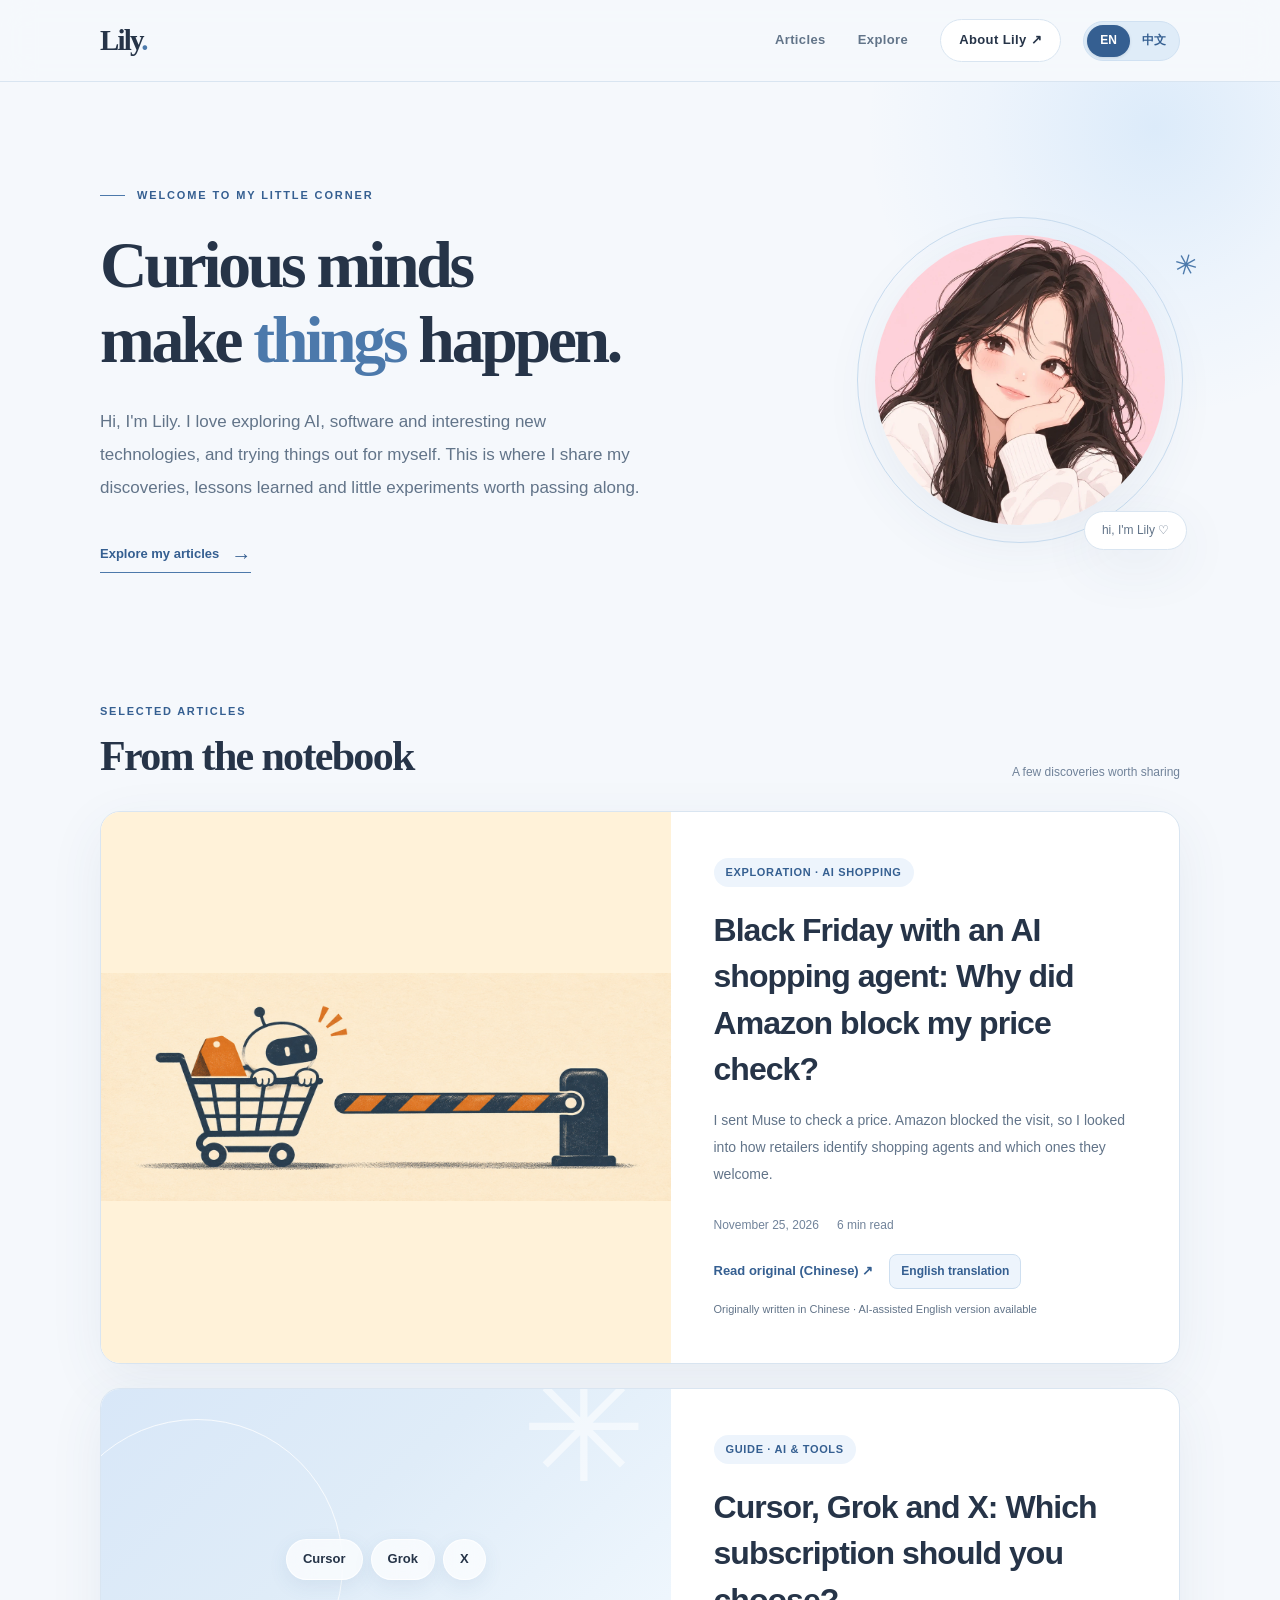
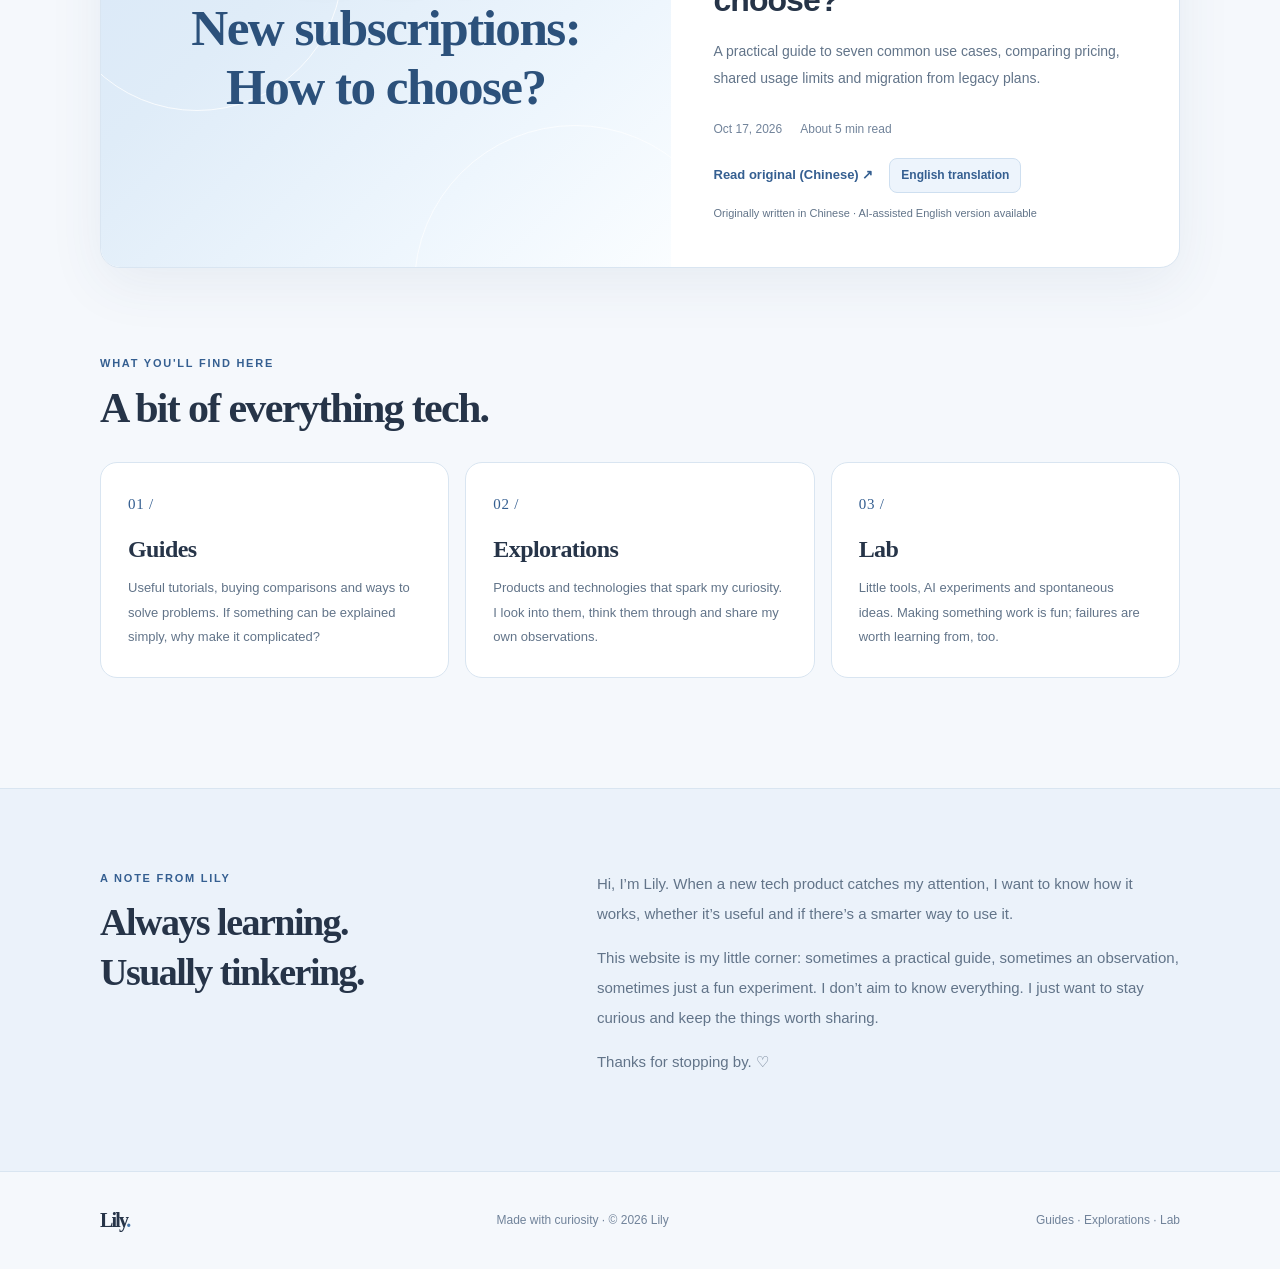
<file: index.html>
<!doctype html>
<html lang="en" data-site-page="home" data-content-language="en">
<head>
  <meta charset="utf-8">
  <meta name="viewport" content="width=device-width, initial-scale=1">
  <meta name="theme-color" content="#F5F8FC">
  <meta name="description" content="Lily’s personal space for exploring AI, software and digital tools through practical guides, observations and experiments.">
  <meta property="og:type" content="website">
  <meta property="og:title" content="Lily · suereey — A little corner of curiosity">
  <meta property="og:description" content="Lily’s personal space for exploring AI, software and digital tools through practical guides, observations and experiments.">
  <meta property="og:image" content="https://suereey.github.io/assets/lily-avatar.webp">
  <meta property="og:url" content="https://suereey.github.io/">
  <meta property="og:locale" content="en_US">
  <meta property="og:locale:alternate" content="zh_CN">
  <link rel="canonical" href="https://suereey.github.io/">
  <link rel="alternate" hreflang="en" href="https://suereey.github.io/">
  <link rel="alternate" hreflang="zh-Hans" href="https://suereey.github.io/zh/">
  <link rel="alternate" hreflang="x-default" href="https://suereey.github.io/">
  <title>Lily · suereey — A little corner of curiosity</title>
  <script src="/assets/site.js"></script>
  <link rel="icon" href="/assets/favicon.svg" type="image/svg+xml">
  <link rel="stylesheet" href="/assets/style.css">
</head>
<body>
<header class="site-header" data-ui-region lang="en">
  <div class="container header-inner">
    <a href="/" data-home-link="" class="wordmark" aria-label="Lily">Lily<span class="dot">.</span></a>
    <nav class="nav" aria-label="Main navigation" data-main-nav>
      <a href="/#articles" data-home-link="#articles" data-ui-en="Articles" data-ui-zh="文章">Articles</a>
      <a href="/#topics" data-home-link="#topics" data-ui-en="Explore" data-ui-zh="探索">Explore</a>
      <a href="/#about" data-home-link="#about" data-ui-en="About Lily ↗" data-ui-zh="关于 Lily ↗" class="nav-feature">About Lily ↗</a>
    </nav>
    <nav class="language-switch" aria-label="Website language / 网站语言" data-language-switch>
      <a href="/" lang="en" hreflang="en" data-ui-choice="en" aria-label="English website" aria-current="true">EN</a>
      <a href="/zh/" lang="zh-CN" hreflang="zh-Hans" data-ui-choice="zh" aria-label="中文网站">中文</a>
    </nav>
  </div>
</header>
<main>
  <section class="hero">
    <div class="container hero-grid">
      <div class="hero-copy">
        <div class="eyebrow">Welcome to my little corner</div>
        <h1 class="hero-title-en"><span class="hero-title-line">Curious minds</span><span class="hero-title-line">make <em>things</em> happen.</span></h1>
        <p class="hero-summary">Hi, I'm Lily. I love exploring AI, software and interesting new technologies, and trying things out for myself. This is where I share my discoveries, lessons learned and little experiments worth passing along.</p>
        <a href="#articles" class="hero-cta">Explore my articles <span class="arrow" aria-hidden="true">→</span></a>
      </div>
      <div class="avatar-block"><img src="/assets/lily-avatar.webp" alt="Illustrated avatar of Lily" width="886" height="886" fetchpriority="high"><span class="avatar-caption">hi, I'm Lily ♡</span></div>
    </div>
  </section>
  <div id="writing" class="legacy-anchor" aria-hidden="true"></div>
  <section class="featured-section" id="articles">
    <div class="container">
      <div class="section-heading"><div><div class="section-kicker">Selected articles</div><h2>From the notebook</h2></div><span class="section-note">A few discoveries worth sharing</span></div>
      <div class="featured-card bilingual-card" style="margin-bottom:1.5rem">
        <a class="featured-art" href="/guides/amazon-ai-shopping-agents/" aria-label="Read original (Chinese)"><img src="/guides/amazon-ai-shopping-agents/cover.jpg" alt="" width="1500" height="600" style="width:100%;height:100%;object-fit:contain;background:#fff2d9"></a>
        <div class="featured-content">
          <span class="tag">Exploration · AI shopping</span>
          <h3><a href="/guides/amazon-ai-shopping-agents/">Black Friday with an AI shopping agent: Why did Amazon block my price check?</a></h3>
          <p>I sent Muse to check a price. Amazon blocked the visit, so I looked into how retailers identify shopping agents and which ones they welcome.</p>
          <div class="meta"><time datetime="2026-11-25">November 25, 2026</time><span>6 min read</span></div>
          <div class="article-options"><a class="read-link" href="/guides/amazon-ai-shopping-agents/">Read original (Chinese) ↗</a><a class="secondary-read" href="/guides/amazon-ai-shopping-agents/en/" lang="en">English translation</a></div>
          <p class="original-language">Originally written in Chinese · AI-assisted English version available</p>
        </div>
      </div>
      <div class="featured-card bilingual-card">
        <a class="featured-art" href="/guides/cursor-grok-x-subscription/" aria-label="Read original Chinese article"><div class="art-visual" aria-hidden="true"><span class="visual-asterisk">✳</span><div class="visual-pills"><span>Cursor</span><span>Grok</span><span>X</span></div><div class="visual-title">New subscriptions:<br>How to choose?</div></div></a>
        <div class="featured-content">
          <span class="tag">Guide · AI &amp; tools</span>
          <h3><a href="/guides/cursor-grok-x-subscription/">Cursor, Grok and X: Which subscription should you choose?</a></h3>
          <p>A practical guide to seven common use cases, comparing pricing, shared usage limits and migration from legacy plans.</p>
          <div class="meta"><time datetime="2026-10-17">Oct 17, 2026</time><span>About 5 min read</span></div>
          <div class="article-options"><a class="read-link" href="/guides/cursor-grok-x-subscription/">Read original (Chinese) ↗</a><a class="secondary-read" href="/guides/cursor-grok-x-subscription/en/" lang="en">English translation</a></div>
          <p class="original-language">Originally written in Chinese · AI-assisted English version available</p>
        </div>
      </div>
    </div>
  </section>
  <section class="three-section" id="topics">
    <div class="container">
      <div class="section-heading"><div><div class="section-kicker">What you'll find here</div><h2>A bit of everything tech.</h2></div></div>
      <div class="topic-grid">
        <div class="topic"><span class="topic-number">01 /</span><h3>Guides</h3><p>Useful tutorials, buying comparisons and ways to solve problems. If something can be explained simply, why make it complicated?</p></div>
        <div class="topic"><span class="topic-number">02 /</span><h3>Explorations</h3><p>Products and technologies that spark my curiosity. I look into them, think them through and share my own observations.</p></div>
        <div class="topic"><span class="topic-number">03 /</span><h3>Lab</h3><p>Little tools, AI experiments and spontaneous ideas. Making something work is fun; failures are worth learning from, too.</p></div>
      </div>
    </div>
  </section>
  <section class="about" id="about">
    <div class="container about-grid">
      <div><div class="section-kicker">A note from Lily</div><h2>Always learning.<br>Usually tinkering.</h2></div>
      <div><p>Hi, I’m Lily. When a new tech product catches my attention, I want to know how it works, whether it’s useful and if there’s a smarter way to use it.</p><p>This website is my little corner: sometimes a practical guide, sometimes an observation, sometimes just a fun experiment. I don’t aim to know everything. I just want to stay curious and keep the things worth sharing.</p><p>Thanks for stopping by. ♡</p></div>
    </div>
  </section>
</main>
<footer class="site-footer" data-ui-region lang="en"><div class="container footer-grid"><a href="/" data-home-link="" class="wordmark">Lily<span class="dot">.</span></a><span data-ui-en="Made with curiosity · © 2026 Lily" data-ui-zh="保持好奇 · © 2026 Lily">Made with curiosity · © 2026 Lily</span><span data-ui-en="Guides · Explorations · Lab" data-ui-zh="实用指南 · 科技探索 · 小实验">Guides · Explorations · Lab</span></div></footer>
</body>
</html>
</file>
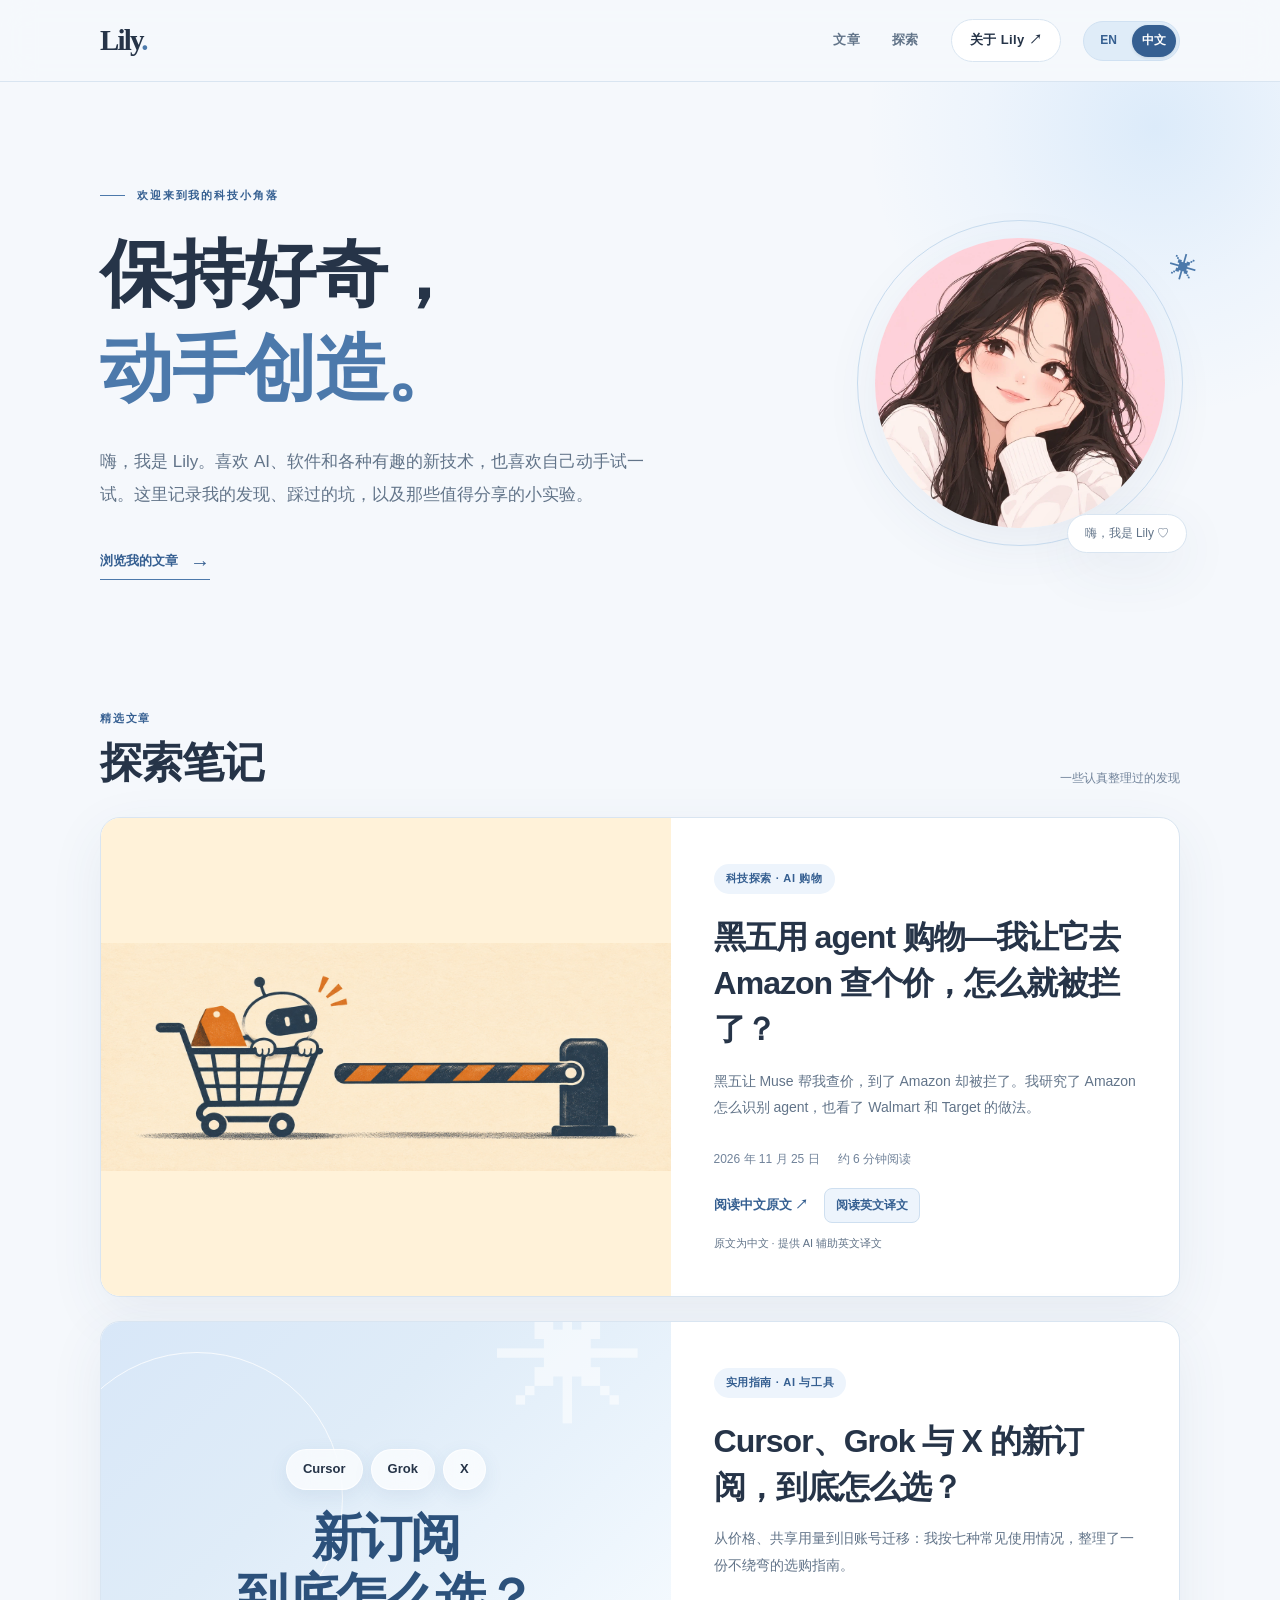
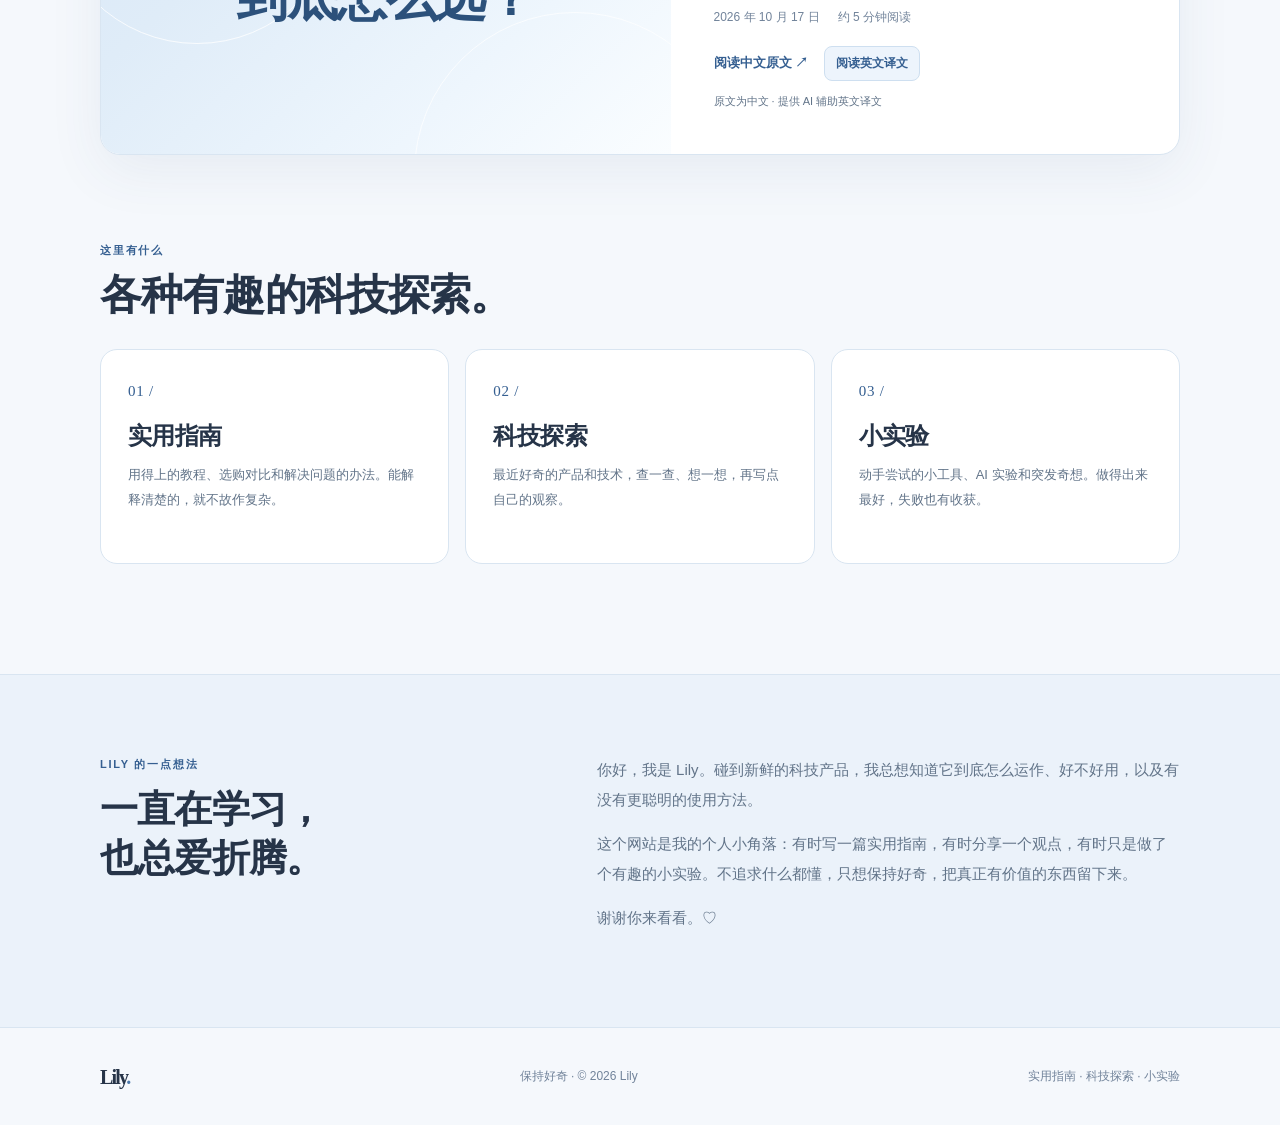
<file: zh/index.html>
<!doctype html>
<html lang="zh-CN" data-site-page="home" data-content-language="zh">
<head>
  <meta charset="utf-8">
  <meta name="viewport" content="width=device-width, initial-scale=1">
  <meta name="theme-color" content="#F5F8FC">
  <meta name="description" content="Lily 的个人科技探索空间。关于 AI、软件和数字工具的实用指南、科技观察与有趣实验。">
  <meta property="og:type" content="website">
  <meta property="og:title" content="Lily · suereey — 我的科技探索小角落">
  <meta property="og:description" content="Lily 的个人科技探索空间。关于 AI、软件和数字工具的实用指南、科技观察与有趣实验。">
  <meta property="og:image" content="https://suereey.github.io/assets/lily-avatar.webp">
  <meta property="og:url" content="https://suereey.github.io/zh/">
  <meta property="og:locale" content="zh_CN">
  <meta property="og:locale:alternate" content="en_US">
  <link rel="canonical" href="https://suereey.github.io/zh/">
  <link rel="alternate" hreflang="en" href="https://suereey.github.io/">
  <link rel="alternate" hreflang="zh-Hans" href="https://suereey.github.io/zh/">
  <link rel="alternate" hreflang="x-default" href="https://suereey.github.io/">
  <title>Lily · suereey — 我的科技探索小角落</title>
  <script src="/assets/site.js"></script>
  <link rel="icon" href="/assets/favicon.svg" type="image/svg+xml">
  <link rel="stylesheet" href="/assets/style.css">
</head>
<body>
<header class="site-header" data-ui-region lang="zh-CN">
  <div class="container header-inner">
    <a href="/zh/" data-home-link="" class="wordmark" aria-label="Lily">Lily<span class="dot">.</span></a>
    <nav class="nav" aria-label="主导航" data-main-nav>
      <a href="/zh/#articles" data-home-link="#articles" data-ui-en="Articles" data-ui-zh="文章">文章</a>
      <a href="/zh/#topics" data-home-link="#topics" data-ui-en="Explore" data-ui-zh="探索">探索</a>
      <a href="/zh/#about" data-home-link="#about" data-ui-en="About Lily ↗" data-ui-zh="关于 Lily ↗" class="nav-feature">关于 Lily ↗</a>
    </nav>
    <nav class="language-switch" aria-label="Website language / 网站语言" data-language-switch>
      <a href="/" lang="en" hreflang="en" data-ui-choice="en" aria-label="English website">EN</a>
      <a href="/zh/" lang="zh-CN" hreflang="zh-Hans" data-ui-choice="zh" aria-label="中文网站" aria-current="true">中文</a>
    </nav>
  </div>
</header>
<main>
  <section class="hero">
    <div class="container hero-grid">
      <div>
        <div class="eyebrow">欢迎来到我的科技小角落</div>
        <h1>保持好奇，<br><em>动手创造。</em></h1>
        <p class="hero-summary">嗨，我是 Lily。喜欢 AI、软件和各种有趣的新技术，也喜欢自己动手试一试。这里记录我的发现、踩过的坑，以及那些值得分享的小实验。</p>
        <a href="#articles" class="hero-cta">浏览我的文章 <span class="arrow" aria-hidden="true">→</span></a>
      </div>
      <div class="avatar-block"><img src="/assets/lily-avatar.webp" alt="Lily 的插画头像" width="886" height="886" fetchpriority="high"><span class="avatar-caption">嗨，我是 Lily ♡</span></div>
    </div>
  </section>
  <div id="writing" class="legacy-anchor" aria-hidden="true"></div>
  <section class="featured-section" id="articles">
    <div class="container">
      <div class="section-heading"><div><div class="section-kicker">精选文章</div><h2>探索笔记</h2></div><span class="section-note">一些认真整理过的发现</span></div>
      <div class="featured-card bilingual-card" style="margin-bottom:1.5rem">
        <a class="featured-art" href="/guides/amazon-ai-shopping-agents/" aria-label="阅读中文原文"><img src="/guides/amazon-ai-shopping-agents/cover.jpg" alt="" width="1500" height="600" style="width:100%;height:100%;object-fit:contain;background:#fff2d9"></a>
        <div class="featured-content">
          <span class="tag">科技探索 · AI 购物</span>
          <h3><a href="/guides/amazon-ai-shopping-agents/">黑五用 agent 购物—我让它去 Amazon 查个价，怎么就被拦了？</a></h3>
          <p>黑五让 Muse 帮我查价，到了 Amazon 却被拦了。我研究了 Amazon 怎么识别 agent，也看了 Walmart 和 Target 的做法。</p>
          <div class="meta"><time datetime="2026-11-25">2026 年 11 月 25 日</time><span>约 6 分钟阅读</span></div>
          <div class="article-options"><a class="read-link" href="/guides/amazon-ai-shopping-agents/">阅读中文原文 ↗</a><a class="secondary-read" href="/guides/amazon-ai-shopping-agents/en/" lang="zh-CN">阅读英文译文</a></div>
          <p class="original-language">原文为中文 · 提供 AI 辅助英文译文</p>
        </div>
      </div>
      <div class="featured-card bilingual-card">
        <a class="featured-art" href="/guides/cursor-grok-x-subscription/" aria-label="阅读中文原文"><div class="art-visual" aria-hidden="true"><span class="visual-asterisk">✳</span><div class="visual-pills"><span>Cursor</span><span>Grok</span><span>X</span></div><div class="visual-title">新订阅<br>到底怎么选？</div></div></a>
        <div class="featured-content">
          <span class="tag">实用指南 · AI 与工具</span>
          <h3><a href="/guides/cursor-grok-x-subscription/">Cursor、Grok 与 X 的新订阅，到底怎么选？</a></h3>
          <p>从价格、共享用量到旧账号迁移：我按七种常见使用情况，整理了一份不绕弯的选购指南。</p>
          <div class="meta"><time datetime="2026-10-17">2026 年 10 月 17 日</time><span>约 5 分钟阅读</span></div>
          <div class="article-options"><a class="read-link" href="/guides/cursor-grok-x-subscription/">阅读中文原文 ↗</a><a class="secondary-read" href="/guides/cursor-grok-x-subscription/en/" lang="zh-CN">阅读英文译文</a></div>
          <p class="original-language">原文为中文 · 提供 AI 辅助英文译文</p>
        </div>
      </div>
    </div>
  </section>
  <section class="three-section" id="topics">
    <div class="container">
      <div class="section-heading"><div><div class="section-kicker">这里有什么</div><h2>各种有趣的科技探索。</h2></div></div>
      <div class="topic-grid">
        <div class="topic"><span class="topic-number">01 /</span><h3>实用指南</h3><p>用得上的教程、选购对比和解决问题的办法。能解释清楚的，就不故作复杂。</p></div>
        <div class="topic"><span class="topic-number">02 /</span><h3>科技探索</h3><p>最近好奇的产品和技术，查一查、想一想，再写点自己的观察。</p></div>
        <div class="topic"><span class="topic-number">03 /</span><h3>小实验</h3><p>动手尝试的小工具、AI 实验和突发奇想。做得出来最好，失败也有收获。</p></div>
      </div>
    </div>
  </section>
  <section class="about" id="about">
    <div class="container about-grid">
      <div><div class="section-kicker">Lily 的一点想法</div><h2>一直在学习，<br>也总爱折腾。</h2></div>
      <div><p>你好，我是 Lily。碰到新鲜的科技产品，我总想知道它到底怎么运作、好不好用，以及有没有更聪明的使用方法。</p><p>这个网站是我的个人小角落：有时写一篇实用指南，有时分享一个观点，有时只是做了个有趣的小实验。不追求什么都懂，只想保持好奇，把真正有价值的东西留下来。</p><p>谢谢你来看看。♡</p></div>
    </div>
  </section>
</main>
<footer class="site-footer" data-ui-region lang="zh-CN"><div class="container footer-grid"><a href="/zh/" data-home-link="" class="wordmark">Lily<span class="dot">.</span></a><span data-ui-en="Made with curiosity · © 2026 Lily" data-ui-zh="保持好奇 · © 2026 Lily">保持好奇 · © 2026 Lily</span><span data-ui-en="Guides · Explorations · Lab" data-ui-zh="实用指南 · 科技探索 · 小实验">实用指南 · 科技探索 · 小实验</span></div></footer>
</body>
</html>
</file>
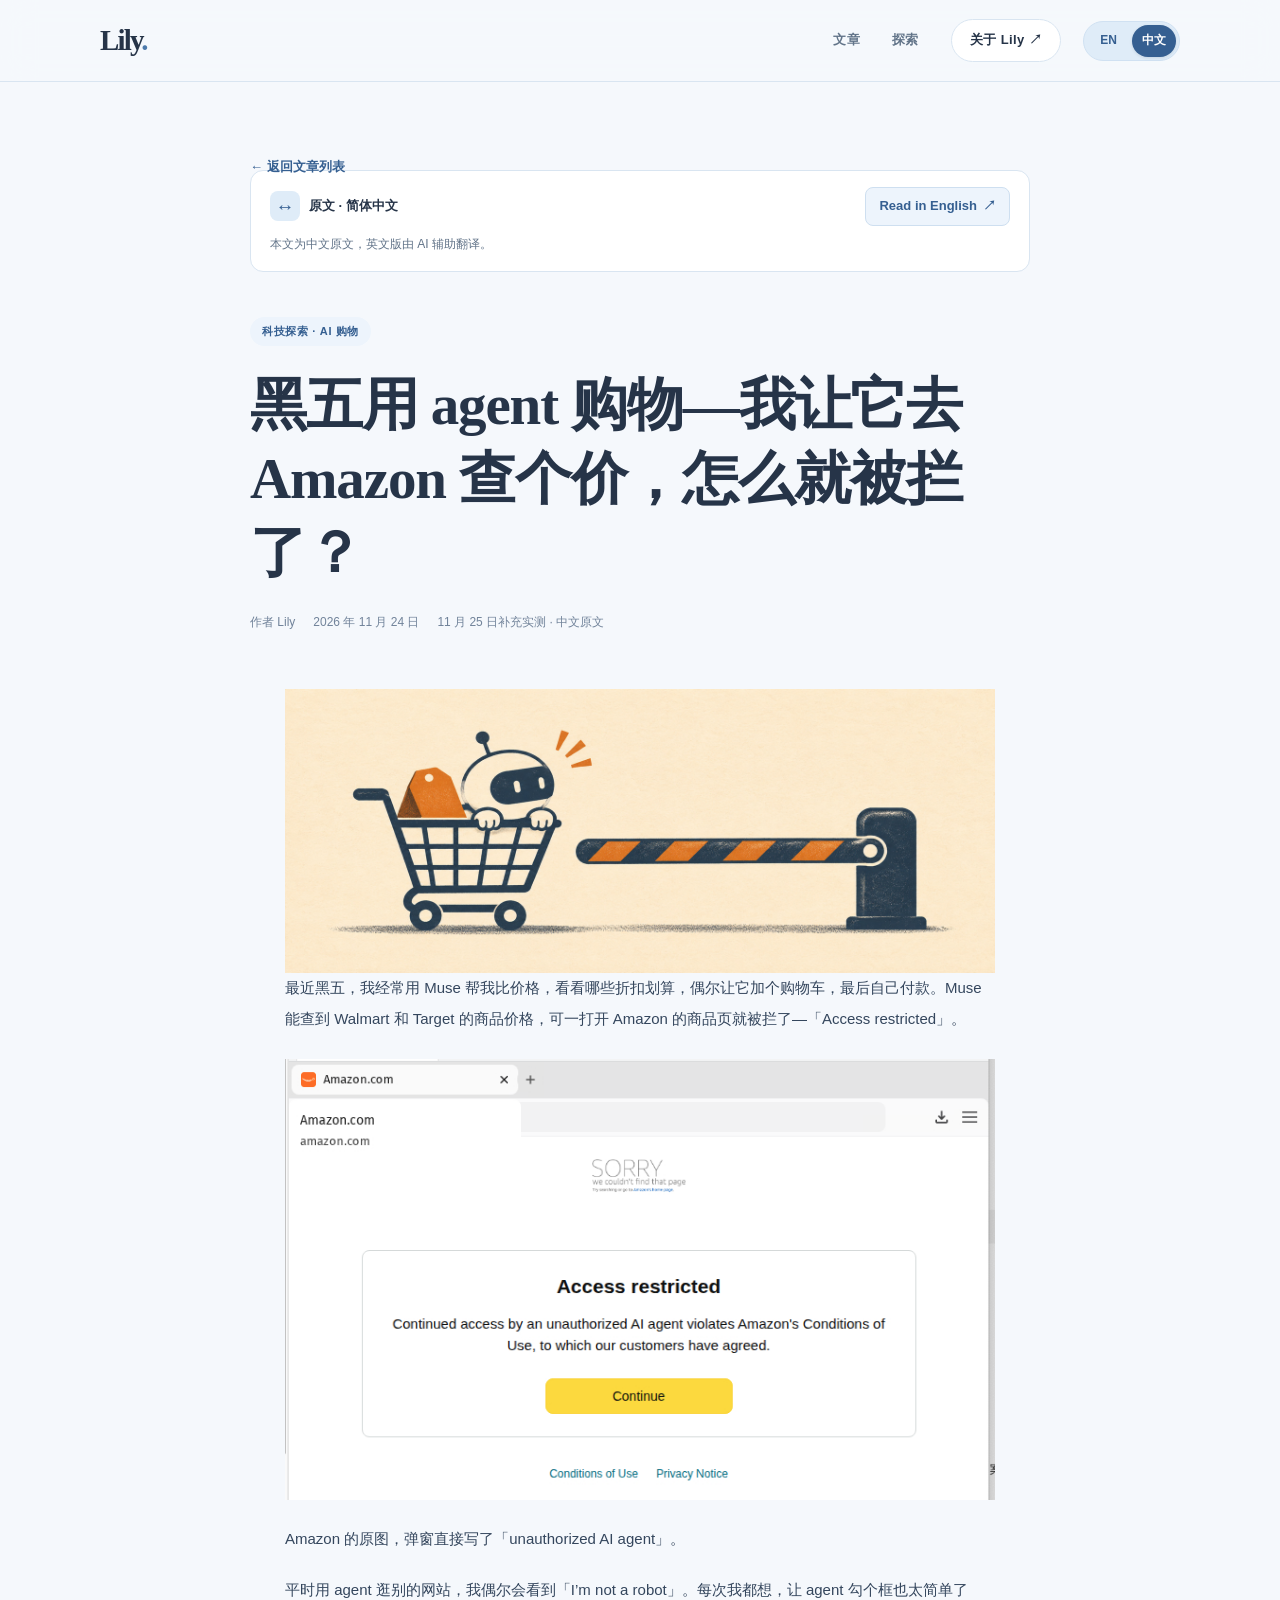
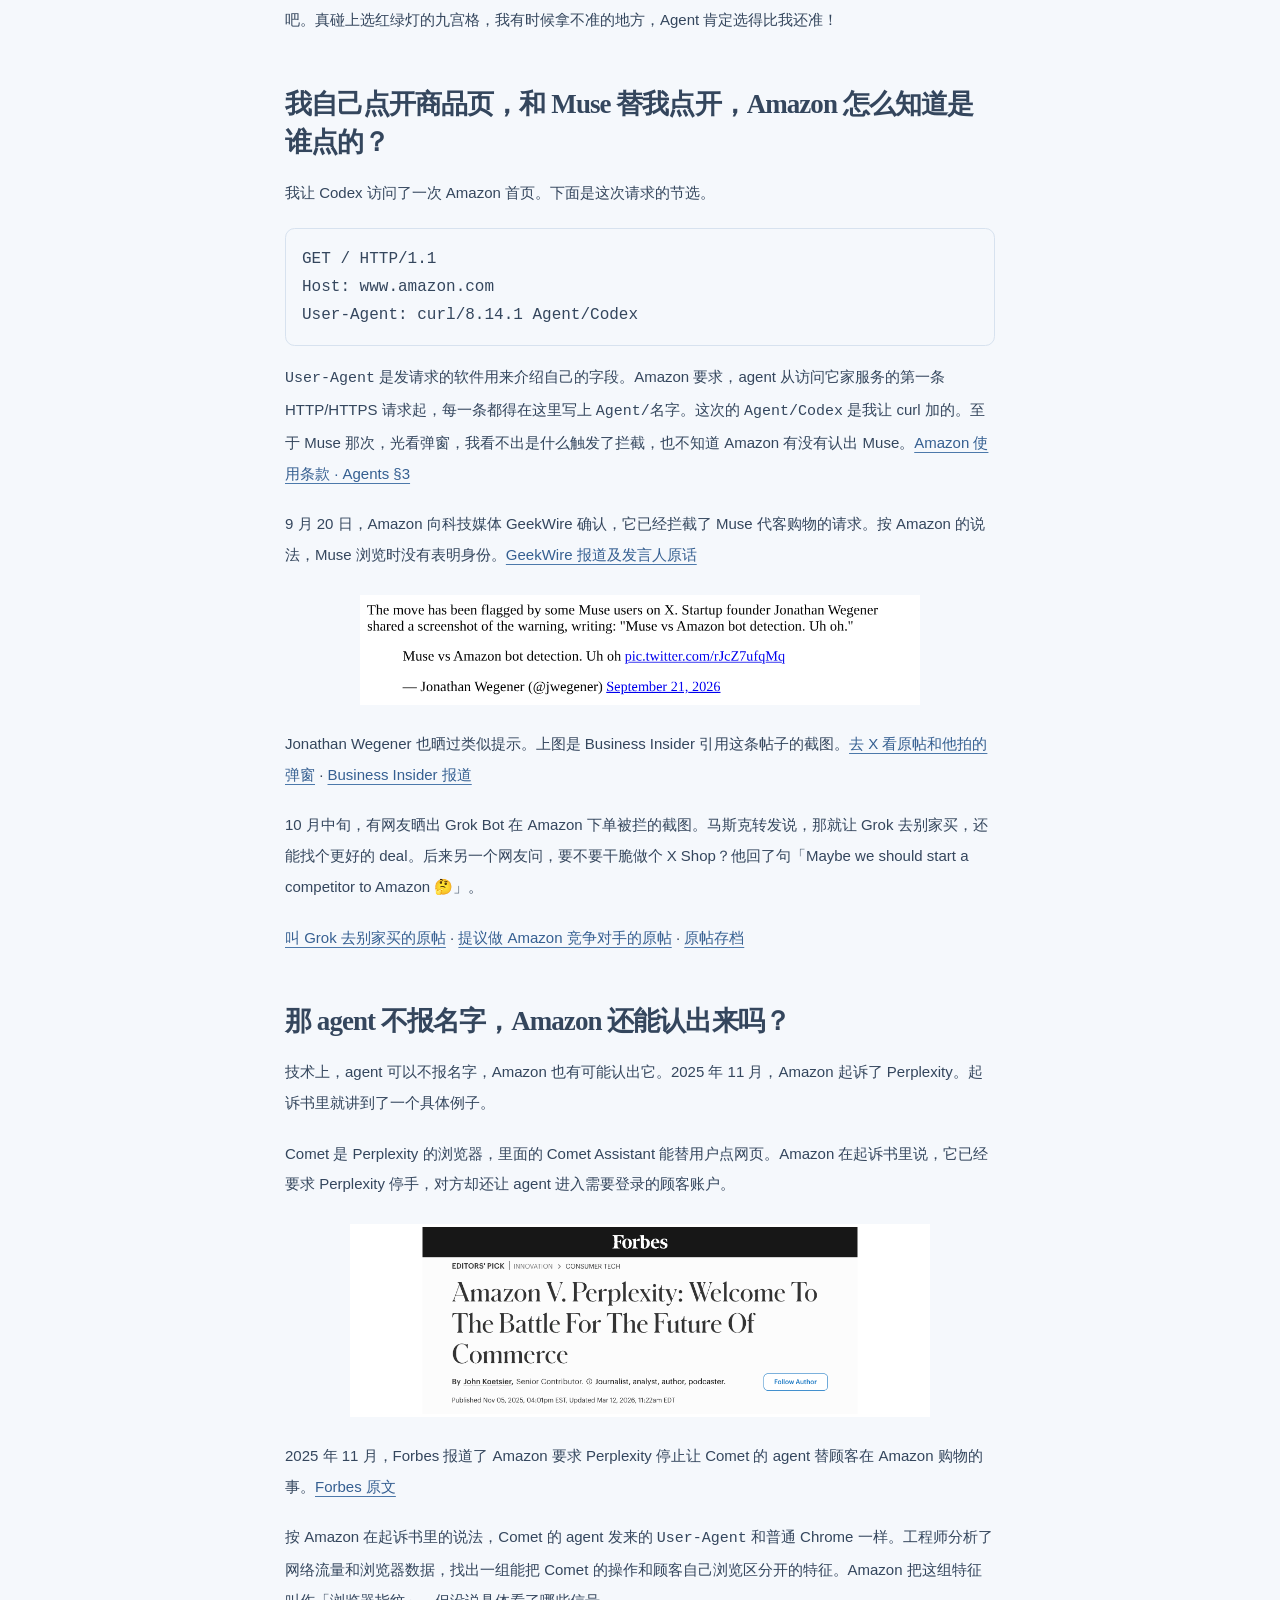
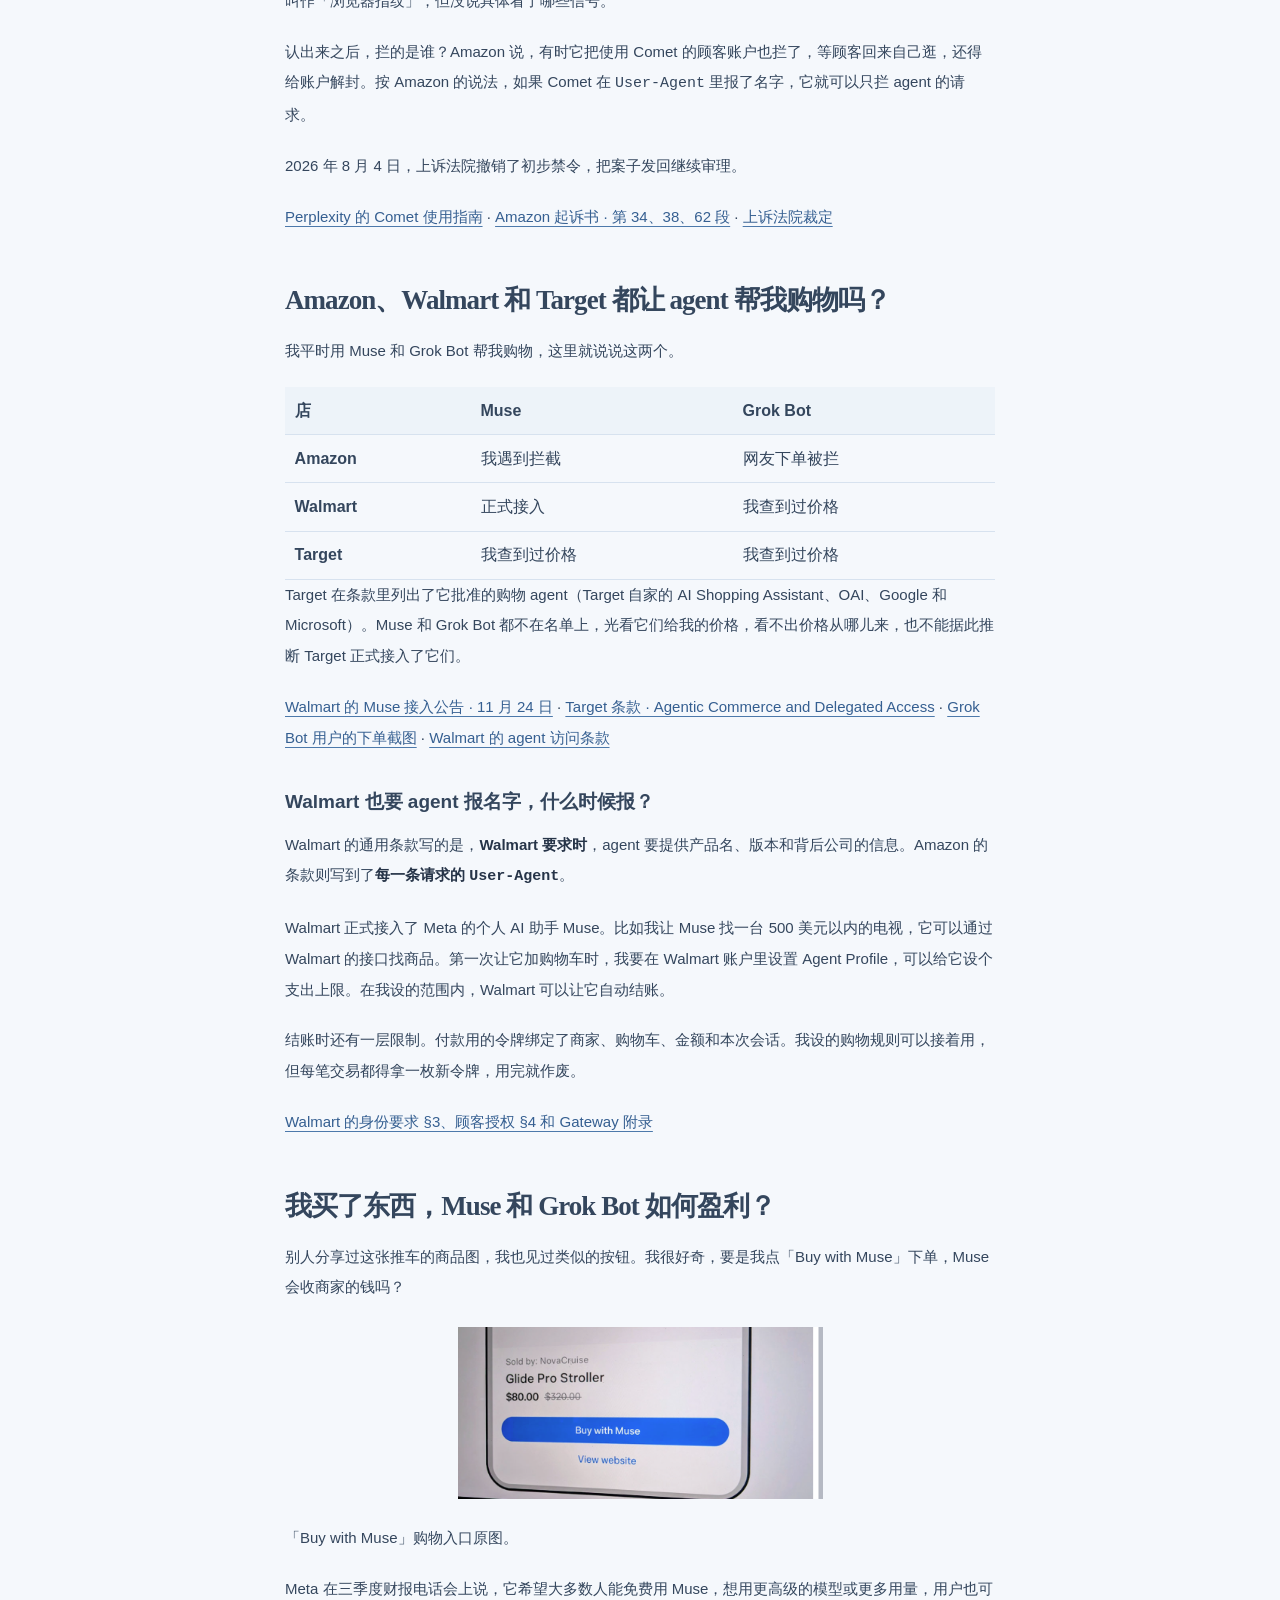
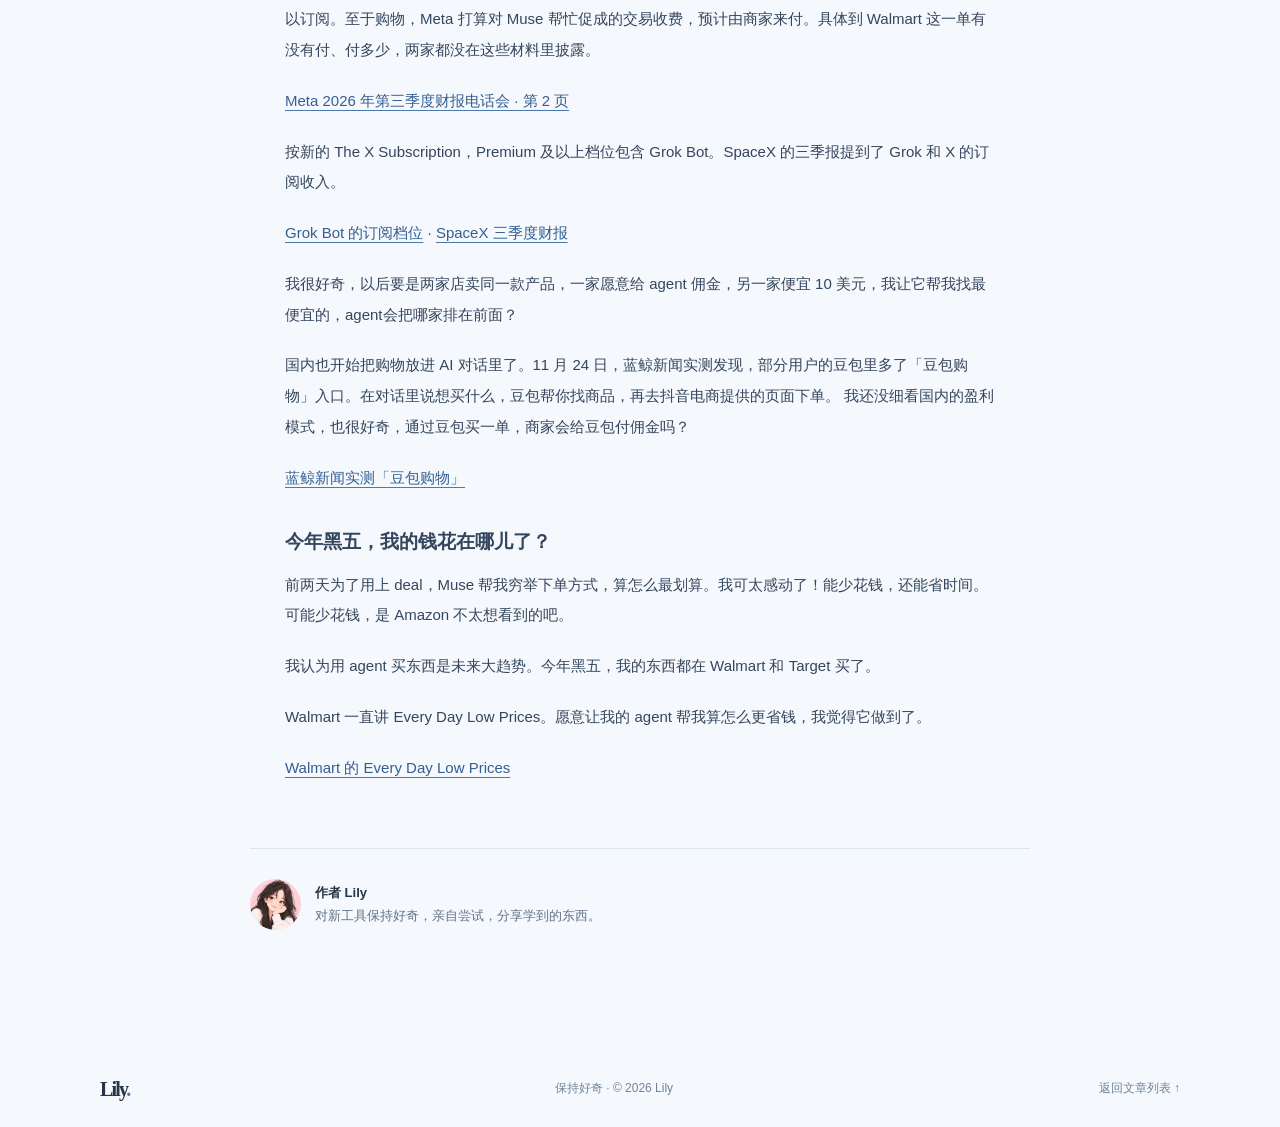
<file: guides/amazon-ai-shopping-agents/index.html>
<!doctype html>
<html lang="zh-CN" data-site-page="article" data-content-language="zh">
<head>
  <meta charset="utf-8">
  <meta name="viewport" content="width=device-width, initial-scale=1">
  <meta name="theme-color" content="#F5F8FC">
  <meta name="description" content="黑五让 Muse 帮我查价，到了 Amazon 却被拦了。我研究了 Amazon 怎么识别 agent，也看了 Walmart 和 Target 的做法。">
  <meta property="og:type" content="article">
  <meta property="og:title" content="黑五用 agent 购物—我让它去 Amazon 查个价，怎么就被拦了？">
  <meta property="og:description" content="黑五让 Muse 帮我查价，到了 Amazon 却被拦了。我研究了 Amazon 怎么识别 agent，也看了 Walmart 和 Target 的做法。">
  <meta property="og:image" content="https://suereey.github.io/guides/amazon-ai-shopping-agents/cover.jpg">
  <meta property="og:locale" content="zh_CN">
  <meta property="og:url" content="https://suereey.github.io/guides/amazon-ai-shopping-agents/">
  <link rel="canonical" href="https://suereey.github.io/guides/amazon-ai-shopping-agents/">
  <link rel="alternate" hreflang="en" href="https://suereey.github.io/guides/amazon-ai-shopping-agents/en/">
  <link rel="alternate" hreflang="zh-Hans" href="https://suereey.github.io/guides/amazon-ai-shopping-agents/">
  <link rel="alternate" hreflang="x-default" href="https://suereey.github.io/guides/amazon-ai-shopping-agents/">
  <title>黑五用 agent 购物—我让它去 Amazon 查个价，怎么就被拦了？ — Lily</title>
  <script src="/assets/site.js"></script>
  <link rel="icon" href="/assets/favicon.svg" type="image/svg+xml">
  <link rel="stylesheet" href="/assets/style.css">
  <style>
    .shopping img { max-width: 100%; height: auto; display: block; margin-inline: auto; }
    .shopping figure { margin: 1.5rem 0; }
    .shopping pre { overflow-x: auto; padding: 1em; background: var(--bg, #f5f8fc); border: 1px solid #d7e2ef; border-radius: .6em; }
    .shop-table { overflow-x: auto; }
    .shop-table table { width: 100%; border-collapse: collapse; }
    .shop-table th, .shop-table td { padding: .6em; text-align: left; border-bottom: 1px solid #d7e2ef; }
    .shop-table thead { background: #edf3f9; }
  </style>
</head>
<body>
<header class="site-header" data-ui-region lang="en">
  <div class="container header-inner">
    <a href="/" data-home-link="" class="wordmark" aria-label="Lily">Lily<span class="dot">.</span></a>
    <nav class="nav" aria-label="Main navigation" data-main-nav>
      <a href="/#articles" data-home-link="#articles" data-ui-en="Articles" data-ui-zh="文章">Articles</a>
      <a href="/#topics" data-home-link="#topics" data-ui-en="Explore" data-ui-zh="探索">Explore</a>
      <a href="/#about" data-home-link="#about" data-ui-en="About Lily ↗" data-ui-zh="关于 Lily ↗" class="nav-feature">About Lily ↗</a>
    </nav>
    <nav class="language-switch" aria-label="Website language / 网站语言" data-language-switch>
      <a href="/" lang="en" hreflang="en" data-ui-choice="en" aria-label="English website" aria-current="true">EN</a>
      <a href="/zh/" lang="zh-CN" hreflang="zh-Hans" data-ui-choice="zh" aria-label="中文网站">中文</a>
    </nav>
  </div>
</header>
<main class="article"><div class="container article-layout">
<a href="/#articles" class="back" data-ui-region lang="en" data-home-link="#articles" data-ui-en="← Back to articles" data-ui-zh="← 返回文章列表">← Back to articles</a>
<aside class="translation-panel" aria-label="文章语言"><div class="translation-top"><div class="translation-status"><span class="translation-icon" aria-hidden="true">↔</span><strong>原文 · 简体中文</strong></div><a class="translation-link" href="/guides/amazon-ai-shopping-agents/en/" hreflang="en" lang="en">Read in English <span aria-hidden="true">↗</span></a></div><p>本文为中文原文，英文版由 AI 辅助翻译。</p></aside>
<header class="article-head"><span class="tag">科技探索 · AI 购物</span><h1>黑五用 agent 购物—我让它去 Amazon 查个价，怎么就被拦了？</h1><div class="meta"><span>作者 Lily</span><time datetime="2026-11-24">2026 年 11 月 24 日</time><span>11 月 25 日补充实测 · 中文原文</span></div></header>
<article class="article-body shopping" lang="zh-CN">
<img src="cover.jpg" alt="购物车里的机器人在栏杆前停下" width="1500" height="600">
<p>最近黑五，我经常用 Muse 帮我比价格，看看哪些折扣划算，偶尔让它加个购物车，最后自己付款。Muse 能查到 Walmart 和 Target 的商品价格，可一打开 Amazon 的商品页就被拦了—「Access restricted」。</p>
<figure><img src="amazon.webp" alt="Muse 打开商品页时看到的 Amazon 访问限制" width="720" loading="lazy"></figure>
<p>Amazon 的原图，弹窗直接写了「unauthorized AI agent」。</p>
<p>平时用 agent 逛别的网站，我偶尔会看到「I’m not a robot」。每次我都想，让 agent 勾个框也太简单了吧。真碰上选红绿灯的九宫格，我有时候拿不准的地方，Agent 肯定选得比我还准！</p>
<h2>我自己点开商品页，和 Muse 替我点开，Amazon 怎么知道是谁点的？</h2>
<p>我让 Codex 访问了一次 Amazon 首页。下面是这次请求的节选。</p>
<pre><code>GET / HTTP/1.1
Host: www.amazon.com
User-Agent: curl/8.14.1 Agent/Codex</code></pre>
<p><code>User-Agent</code> 是发请求的软件用来介绍自己的字段。Amazon 要求，agent 从访问它家服务的第一条 HTTP/HTTPS 请求起，每一条都得在这里写上 <code>Agent/名字</code>。这次的 <code>Agent/Codex</code> 是我让 curl 加的。至于 Muse 那次，光看弹窗，我看不出是什么触发了拦截，也不知道 Amazon 有没有认出 Muse。<a href="https://digprjsurvey.amazon.com/csad/help/node/GLSBYFE9MGKKQXXM">Amazon 使用条款 · Agents §3</a></p>
<p>9 月 20 日，Amazon 向科技媒体 GeekWire 确认，它已经拦截了 Muse 代客购物的请求。按 Amazon 的说法，Muse 浏览时没有表明身份。<a href="https://www.geekwire.com/2026/amazon-blocks-metas-muse-ai-assistant-in-new-standoff-over-agentic-shopping/#:~:text=Agentic%20third-party%20applications%20such%20as%20Muse">GeekWire 报道及发言人原话</a></p>
<figure><img src="wegener.webp" alt="Business Insider 引用 Jonathan Wegener 的帖子" width="560" loading="lazy"></figure>
<p>Jonathan Wegener 也晒过类似提示。上图是 Business Insider 引用这条帖子的截图。<a href="https://x.com/jwegener/status/2101900045528535095">去 X 看原帖和他拍的弹窗</a> · <a href="https://www.businessinsider.com/amazon-blocks-meta-muse-ai-agent-shopping-site-2026-9">Business Insider 报道</a></p>
<p>10 月中旬，有网友晒出 Grok Bot 在 Amazon 下单被拦的截图。马斯克转发说，那就让 Grok 去别家买，还能找个更好的 deal。后来另一个网友问，要不要干脆做个 X Shop？他回了句「Maybe we should start a competitor to Amazon 🤔」。</p>
<p><a href="https://x.com/elonmusk/status/2110602585572860213">叫 Grok 去别家买的原帖</a> · <a href="https://x.com/elonmusk/status/2110715556328579219">提议做 Amazon 竞争对手的原帖</a> · <a href="https://elonmuskarchive.org/posts/2110715556328579219">原帖存档</a></p>
<h2>那 agent 不报名字，Amazon 还能认出来吗？</h2>
<p>技术上，agent 可以不报名字，Amazon 也有可能认出它。2025 年 11 月，Amazon 起诉了 Perplexity。起诉书里就讲到了一个具体例子。</p>
<p>Comet 是 Perplexity 的浏览器，里面的 Comet Assistant 能替用户点网页。Amazon 在起诉书里说，它已经要求 Perplexity 停手，对方却还让 agent 进入需要登录的顾客账户。</p>
<figure><img src="forbes.webp" alt="Forbes 关于 Amazon 和 Perplexity 的报道标题" width="580" loading="lazy"></figure>
<p>2025 年 11 月，Forbes 报道了 Amazon 要求 Perplexity 停止让 Comet 的 agent 替顾客在 Amazon 购物的事。<a href="https://www.forbes.com/sites/johnkoetsier/2025/11/05/amazon-vs-perplexity-welcome-to-the-battle-for-the-future-of-commerce/">Forbes 原文</a></p>
<p>按 Amazon 在起诉书里的说法，Comet 的 agent 发来的 <code>User-Agent</code> 和普通 Chrome 一样。工程师分析了网络流量和浏览器数据，找出一组能把 Comet 的操作和顾客自己浏览区分开的特征。Amazon 把这组特征叫作「浏览器指纹」，但没说具体看了哪些信号。</p>
<p>认出来之后，拦的是谁？Amazon 说，有时它把使用 Comet 的顾客账户也拦了，等顾客回来自己逛，还得给账户解封。按 Amazon 的说法，如果 Comet 在 <code>User-Agent</code> 里报了名字，它就可以只拦 agent 的请求。</p>
<p>2026 年 8 月 4 日，上诉法院撤销了初步禁令，把案子发回继续审理。</p>
<p><a href="https://www.perplexity.ai/help-center/en/articles/11172798-getting-started-with-comet">Perplexity 的 Comet 使用指南</a> · <a href="https://assets.alm.com/68/35/bb7589a4401c9d7713a7ac27516c/amazoncom-services-llc-v-perplexity-ai-inc-candce-25-09514-0001-0.pdf">Amazon 起诉书 · 第 34、38、62 段</a> · <a href="https://cdn.ca9.uscourts.gov/datastore/opinions/2026/08/04/26-1444.pdf">上诉法院裁定</a></p>
<h2>Amazon、Walmart 和 Target 都让 agent 帮我购物吗？</h2>
<p>我平时用 Muse 和 Grok Bot 帮我购物，这里就说说这两个。</p>
<div class="shop-table"><table><thead><tr><th scope="col">店</th><th scope="col">Muse</th><th scope="col">Grok Bot</th></tr></thead><tbody><tr><th scope="row">Amazon</th><td>我遇到拦截</td><td>网友下单被拦</td></tr><tr><th scope="row">Walmart</th><td>正式接入</td><td>我查到过价格</td></tr><tr><th scope="row">Target</th><td>我查到过价格</td><td>我查到过价格</td></tr></tbody></table></div>
<p>Target 在条款里列出了它批准的购物 agent（Target 自家的 AI Shopping Assistant、OAI、Google 和 Microsoft）。Muse 和 Grok Bot 都不在名单上，光看它们给我的价格，看不出价格从哪儿来，也不能据此推断 Target 正式接入了它们。</p>
<p><a href="https://corporate.walmart.com/news/2026/11/black-friday-deals-with-meta-muse">Walmart 的 Muse 接入公告 · 11 月 24 日</a> · <a href="https://www.target.com/c/terms-conditions/-/N-4sr7l">Target 条款 · Agentic Commerce and Delegated Access</a> · <a href="https://x.com/niccruzpatane/status/2110571616384213156">Grok Bot 用户的下单截图</a> · <a href="https://www.walmart.com/help/article/walmart-agentic-access-terms/d048fc229d7549738d7c05a4317e24d7">Walmart 的 agent 访问条款</a></p>
<h3>Walmart 也要 agent 报名字，什么时候报？</h3>
<p>Walmart 的通用条款写的是，<strong>Walmart 要求时</strong>，agent 要提供产品名、版本和背后公司的信息。Amazon 的条款则写到了<strong>每一条请求的 <code>User-Agent</code></strong>。</p>
<p>Walmart 正式接入了 Meta 的个人 AI 助手 Muse。比如我让 Muse 找一台 500 美元以内的电视，它可以通过 Walmart 的接口找商品。第一次让它加购物车时，我要在 Walmart 账户里设置 Agent Profile，可以给它设个支出上限。在我设的范围内，Walmart 可以让它自动结账。</p>
<p>结账时还有一层限制。付款用的令牌绑定了商家、购物车、金额和本次会话。我设的购物规则可以接着用，但每笔交易都得拿一枚新令牌，用完就作废。</p>
<p><a href="https://www.walmart.com/help/article/walmart-agentic-access-terms/d048fc229d7549738d7c05a4317e24d7">Walmart 的身份要求 §3、顾客授权 §4 和 Gateway 附录</a></p>
<h2>我买了东西，Muse 和 Grok Bot 如何盈利？</h2>
<p>别人分享过这张推车的商品图，我也见过类似的按钮。我很好奇，要是我点「Buy with Muse」下单，Muse 会收商家的钱吗？</p>
<figure><img src="buy-with-muse.webp" alt="推车商品卡片上的 Buy with Muse 按钮" width="365" loading="lazy"></figure>
<p>「Buy with Muse」购物入口原图。</p>
<p>Meta 在三季度财报电话会上说，它希望大多数人能免费用 Muse，想用更高级的模型或更多用量，用户也可以订阅。至于购物，Meta 打算对 Muse 帮忙促成的交易收费，预计由商家来付。具体到 Walmart 这一单有没有付、付多少，两家都没在这些材料里披露。</p>
<p><a href="https://s21.q4cdn.com/399680738/files/content_files/META-Q3-2026-Earnings-Call-Transcript.pdf#page=2">Meta 2026 年第三季度财报电话会 · 第 2 页</a></p>
<p>按新的 The X Subscription，Premium 及以上档位包含 Grok Bot。SpaceX 的三季报提到了 Grok 和 X 的订阅收入。</p>
<p><a href="https://docs.x.ai/x-subscription/grok-bot">Grok Bot 的订阅档位</a> · <a href="https://www.sec.gov/Archives/edgar/data/1181412/000162828026066880/spcx-20260930.htm#:~:text=an%20increase%20in%20Grok%20and%20X%20subscription%20revenue">SpaceX 三季度财报</a></p>
<p>我很好奇，以后要是两家店卖同一款产品，一家愿意给 agent 佣金，另一家便宜 10 美元，我让它帮我找最便宜的，agent会把哪家排在前面？</p>
<p>国内也开始把购物放进 AI 对话里了。11 月 24 日，蓝鲸新闻实测发现，部分用户的豆包里多了「豆包购物」入口。在对话里说想买什么，豆包帮你找商品，再去抖音电商提供的页面下单。 我还没细看国内的盈利模式，也很好奇，通过豆包买一单，商家会给豆包付佣金吗？</p>
<p><a href="https://api3.cls.cn/share/article/2542637?app=&amp;os=android&amp;sv=852">蓝鲸新闻实测「豆包购物」</a></p>
<h3>今年黑五，我的钱花在哪儿了？</h3>
<p>前两天为了用上 deal，Muse 帮我穷举下单方式，算怎么最划算。我可太感动了！能少花钱，还能省时间。可能少花钱，是 Amazon 不太想看到的吧。</p>
<p>我认为用 agent 买东西是未来大趋势。今年黑五，我的东西都在 Walmart 和 Target 买了。</p>
<p>Walmart 一直讲 Every Day Low Prices。愿意让我的 agent 帮我算怎么更省钱，我觉得它做到了。</p>
<p><a href="https://corporate.walmart.com/about/everyday-affordability/every-day-low-prices">Walmart 的 Every Day Low Prices</a></p>
</article>
<div class="article-bottom"><img src="/assets/lily-avatar-small.webp" alt="Lily 头像" width="51" height="51"><div><strong>作者 Lily</strong>对新工具保持好奇，亲自尝试，分享学到的东西。</div></div>
</div></main>
<footer class="site-footer" data-ui-region lang="en"><div class="container footer-grid"><a href="/" data-home-link="" class="wordmark">Lily<span class="dot">.</span></a><span data-ui-en="Made with curiosity · © 2026 Lily" data-ui-zh="保持好奇 · © 2026 Lily">Made with curiosity · © 2026 Lily</span><a href="/#articles" data-home-link="#articles" data-ui-en="Back to articles ↑" data-ui-zh="返回文章列表 ↑">Back to articles ↑</a></div></footer>
</body>
</html>
</file>
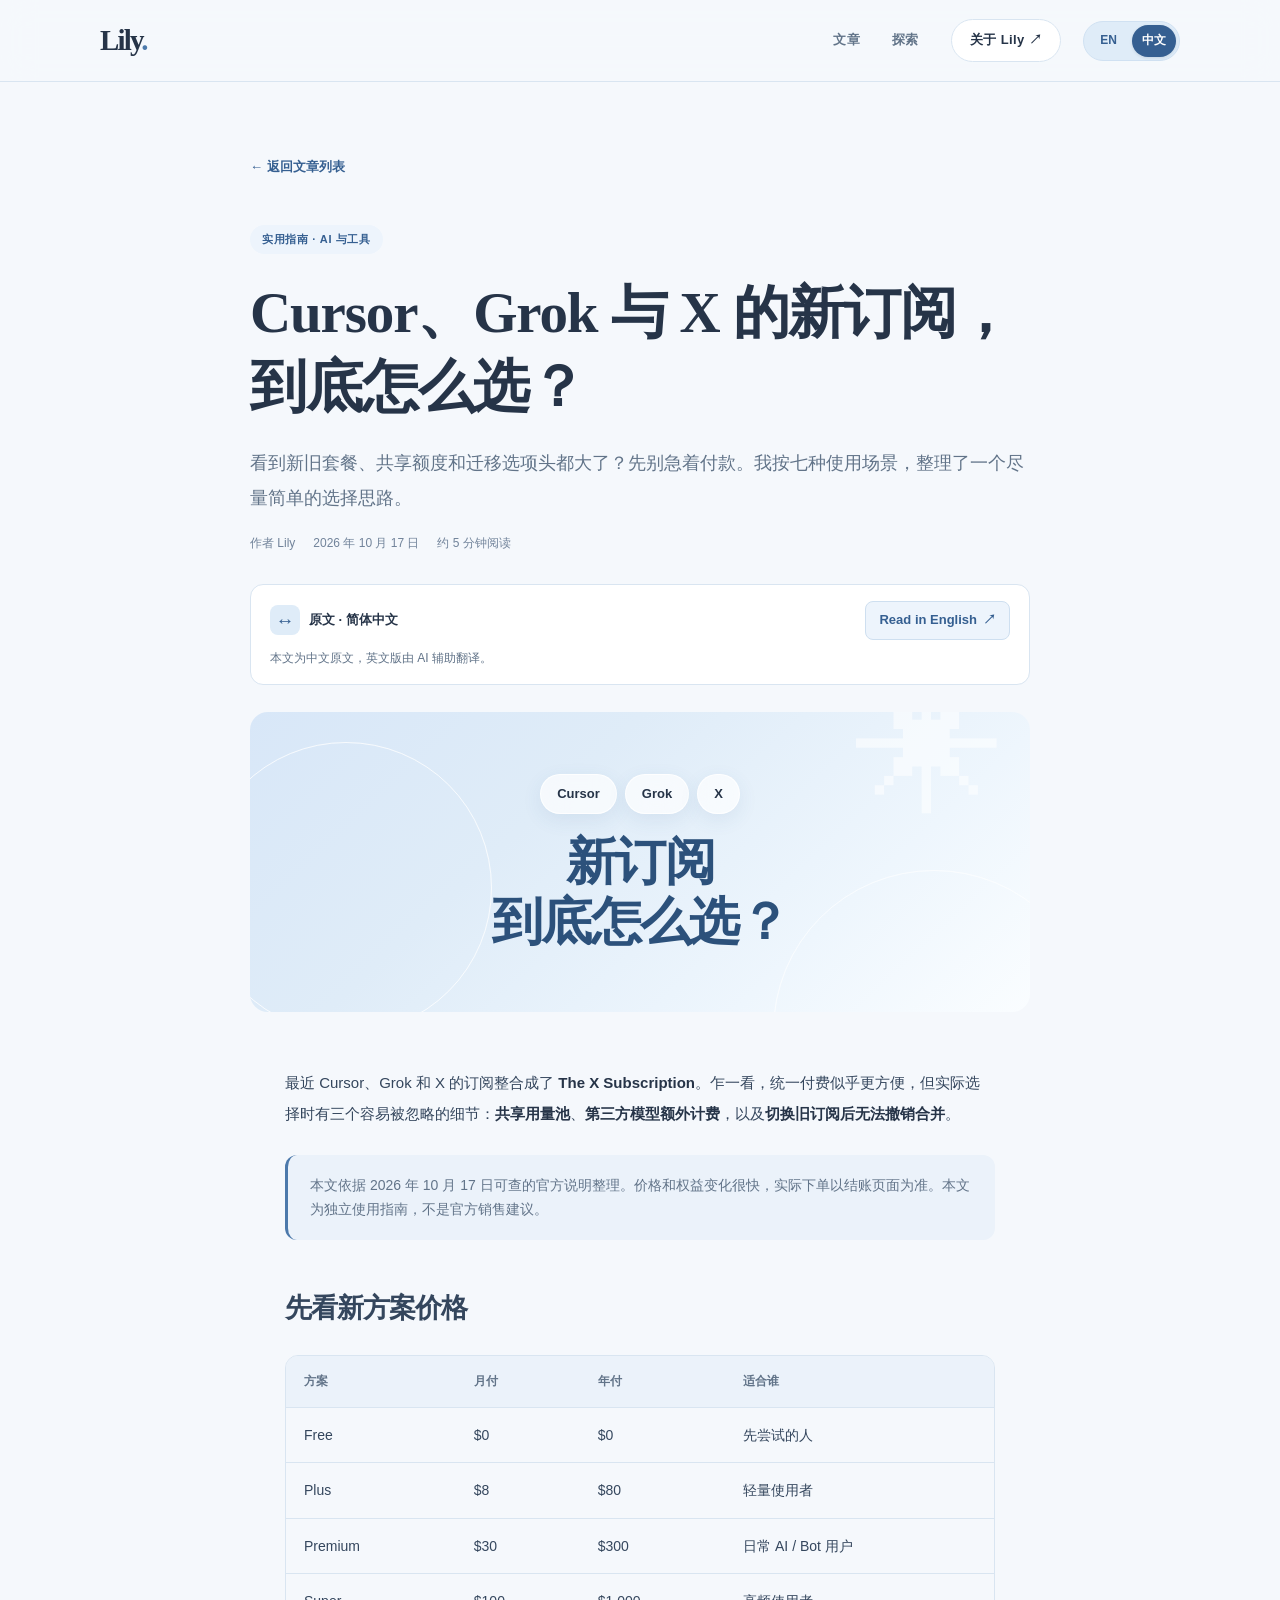
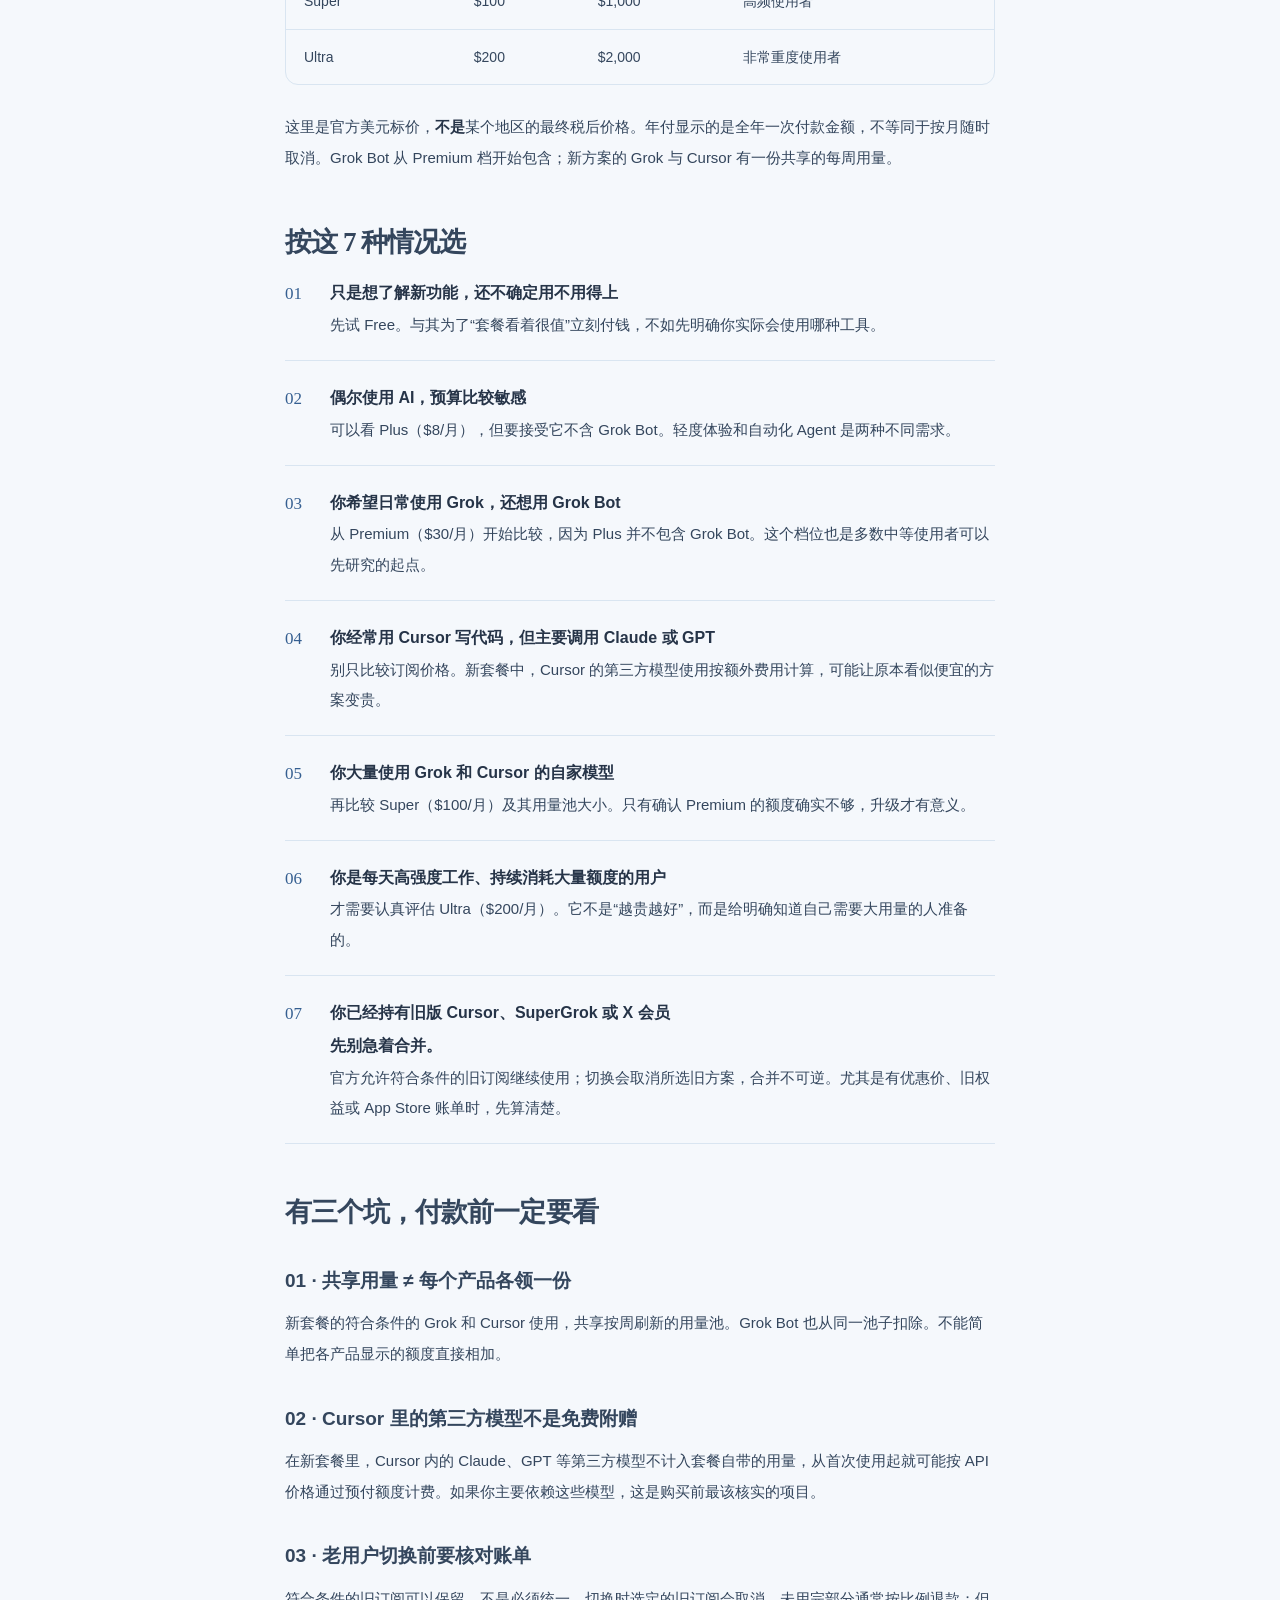
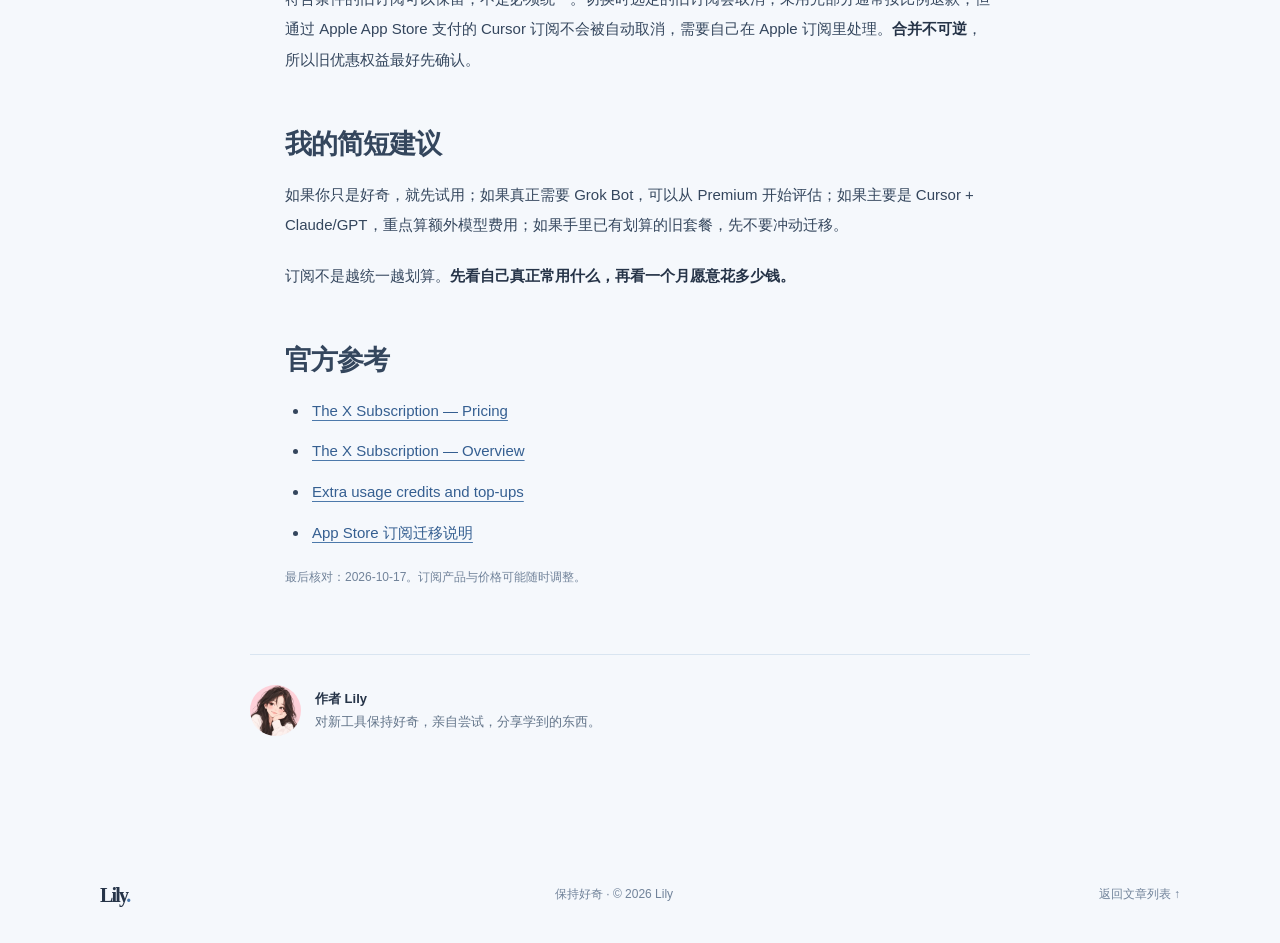
<file: guides/cursor-grok-x-subscription/index.html>
<!doctype html>
<html lang="zh-CN" data-site-page="article" data-content-language="zh">
<head>
  <meta charset="utf-8">
  <meta name="viewport" content="width=device-width, initial-scale=1">
  <meta name="theme-color" content="#F5F8FC">
  <meta name="description" content="Cursor、Grok 和 X 新订阅怎么选？按 7 种使用情况解释共享用量、收费方案、Grok Bot 和旧订阅迁移需要注意的地方。">
  <meta property="og:type" content="article">
  <meta property="og:title" content="Cursor、Grok 与 X 的新订阅，到底怎么选？ — Lily">
  <meta property="og:description" content="Cursor、Grok 和 X 新订阅怎么选？按 7 种使用情况解释共享用量、收费方案、Grok Bot 和旧订阅迁移需要注意的地方。">
  <meta property="og:image" content="https://suereey.github.io/assets/lily-avatar.webp">
  <meta property="og:url" content="https://suereey.github.io/guides/cursor-grok-x-subscription/">
  <meta property="og:locale" content="zh_CN">
  <meta property="og:locale:alternate" content="en_US">
  <link rel="canonical" href="https://suereey.github.io/guides/cursor-grok-x-subscription/">
  <link rel="alternate" hreflang="en" href="https://suereey.github.io/guides/cursor-grok-x-subscription/en/">
  <link rel="alternate" hreflang="zh-Hans" href="https://suereey.github.io/guides/cursor-grok-x-subscription/">
  <link rel="alternate" hreflang="x-default" href="https://suereey.github.io/guides/cursor-grok-x-subscription/">
  <title>Cursor、Grok 与 X 的新订阅，到底怎么选？ — Lily</title>
  <script src="/assets/site.js"></script>
  <link rel="icon" href="/assets/favicon.svg" type="image/svg+xml">
  <link rel="stylesheet" href="/assets/style.css">
</head>
<body>
<header class="site-header" data-ui-region lang="en">
  <div class="container header-inner">
    <a href="/" data-home-link="" class="wordmark" aria-label="Lily">Lily<span class="dot">.</span></a>
    <nav class="nav" aria-label="Main navigation" data-main-nav>
      <a href="/#articles" data-home-link="#articles" data-ui-en="Articles" data-ui-zh="文章">Articles</a>
      <a href="/#topics" data-home-link="#topics" data-ui-en="Explore" data-ui-zh="探索">Explore</a>
      <a href="/#about" data-home-link="#about" data-ui-en="About Lily ↗" data-ui-zh="关于 Lily ↗" class="nav-feature">About Lily ↗</a>
    </nav>
    <nav class="language-switch" aria-label="Website language / 网站语言" data-language-switch>
      <a href="/" lang="en" hreflang="en" data-ui-choice="en" aria-label="English website" aria-current="true">EN</a>
      <a href="/zh/" lang="zh-CN" hreflang="zh-Hans" data-ui-choice="zh" aria-label="中文网站">中文</a>
    </nav>
  </div>
</header>
<main class="article"><div class="container article-layout">
<a href="/#articles" class="back" data-ui-region lang="en" data-home-link="#articles" data-ui-en="← Back to articles" data-ui-zh="← 返回文章列表">← Back to articles</a>
<header class="article-head"><span class="tag">实用指南 · AI 与工具</span><h1>Cursor、Grok 与 X 的新订阅，到底怎么选？</h1><p class="article-dek">看到新旧套餐、共享额度和迁移选项头都大了？先别急着付款。我按七种使用场景，整理了一个尽量简单的选择思路。</p><div class="meta"><span>作者 Lily</span><time datetime="2026-10-17">2026 年 10 月 17 日</time><span>约 5 分钟阅读</span></div></header>
<aside class="translation-panel" aria-label="文章语言"><div class="translation-top"><div class="translation-status"><span class="translation-icon" aria-hidden="true">↔</span><strong>原文 · 简体中文</strong></div><a class="translation-link" href="/guides/cursor-grok-x-subscription/en/" hreflang="en" lang="en">Read in English <span aria-hidden="true">↗</span></a></div><p>本文为中文原文，英文版由 AI 辅助翻译。</p></aside>
<div class="article-cover"><div class="art-visual" aria-hidden="true"><span class="visual-asterisk">✳</span><div class="visual-pills"><span>Cursor</span><span>Grok</span><span>X</span></div><div class="visual-title">新订阅<br>到底怎么选？</div></div></div>
<article class="article-body" lang="zh-CN">
<p>最近 Cursor、Grok 和 X 的订阅整合成了 <strong>The X Subscription</strong>。乍一看，统一付费似乎更方便，但实际选择时有三个容易被忽略的细节：<strong>共享用量池</strong>、<strong>第三方模型额外计费</strong>，以及<strong>切换旧订阅后无法撤销合并</strong>。</p>
<div class="note">本文依据 2026 年 10 月 17 日可查的官方说明整理。价格和权益变化很快，实际下单以结账页面为准。本文为独立使用指南，不是官方销售建议。</div>
<h2>先看新方案价格</h2>
<div class="price-wrap"><table class="price-table"><thead><tr><th>方案</th><th>月付</th><th>年付</th><th>适合谁</th></tr></thead><tbody>
<tr><td>Free</td><td>$0</td><td>$0</td><td>先尝试的人</td></tr>
<tr><td>Plus</td><td>$8</td><td>$80</td><td>轻量使用者</td></tr>
<tr><td>Premium</td><td>$30</td><td>$300</td><td>日常 AI / Bot 用户</td></tr>
<tr><td>Super</td><td>$100</td><td>$1,000</td><td>高频使用者</td></tr>
<tr><td>Ultra</td><td>$200</td><td>$2,000</td><td>非常重度使用者</td></tr>
</tbody></table></div>
<p>这里是官方美元标价，<strong>不是</strong>某个地区的最终税后价格。年付显示的是全年一次付款金额，不等同于按月随时取消。Grok Bot 从 Premium 档开始包含；新方案的 Grok 与 Cursor 有一份共享的每周用量。</p>
<h2>按这 7 种情况选</h2>
<ol class="case-list">
<li><strong>只是想了解新功能，还不确定用不用得上</strong>先试 Free。与其为了“套餐看着很值”立刻付钱，不如先明确你实际会使用哪种工具。</li>
<li><strong>偶尔使用 AI，预算比较敏感</strong>可以看 Plus（$8/月），但要接受它不含 Grok Bot。轻度体验和自动化 Agent 是两种不同需求。</li>
<li><strong>你希望日常使用 Grok，还想用 Grok Bot</strong>从 Premium（$30/月）开始比较，因为 Plus 并不包含 Grok Bot。这个档位也是多数中等使用者可以先研究的起点。</li>
<li><strong>你经常用 Cursor 写代码，但主要调用 Claude 或 GPT</strong>别只比较订阅价格。新套餐中，Cursor 的第三方模型使用按额外费用计算，可能让原本看似便宜的方案变贵。</li>
<li><strong>你大量使用 Grok 和 Cursor 的自家模型</strong>再比较 Super（$100/月）及其用量池大小。只有确认 Premium 的额度确实不够，升级才有意义。</li>
<li><strong>你是每天高强度工作、持续消耗大量额度的用户</strong>才需要认真评估 Ultra（$200/月）。它不是“越贵越好”，而是给明确知道自己需要大用量的人准备的。</li>
<li><strong>你已经持有旧版 Cursor、SuperGrok 或 X 会员</strong><strong>先别急着合并。</strong>官方允许符合条件的旧订阅继续使用；切换会取消所选旧方案，合并不可逆。尤其是有优惠价、旧权益或 App Store 账单时，先算清楚。</li>
</ol>
<h2>有三个坑，付款前一定要看</h2>
<h3>01 · 共享用量 ≠ 每个产品各领一份</h3>
<p>新套餐的符合条件的 Grok 和 Cursor 使用，共享按周刷新的用量池。Grok Bot 也从同一池子扣除。不能简单把各产品显示的额度直接相加。</p>
<h3>02 · Cursor 里的第三方模型不是免费附赠</h3>
<p>在新套餐里，Cursor 内的 Claude、GPT 等第三方模型不计入套餐自带的用量，从首次使用起就可能按 API 价格通过预付额度计费。如果你主要依赖这些模型，这是购买前最该核实的项目。</p>
<h3>03 · 老用户切换前要核对账单</h3>
<p>符合条件的旧订阅可以保留，不是必须统一。切换时选定的旧订阅会取消，未用完部分通常按比例退款；但通过 Apple App Store 支付的 Cursor 订阅不会被自动取消，需要自己在 Apple 订阅里处理。<strong>合并不可逆</strong>，所以旧优惠权益最好先确认。</p>
<h2>我的简短建议</h2>
<p>如果你只是好奇，就先试用；如果真正需要 Grok Bot，可以从 Premium 开始评估；如果主要是 Cursor + Claude/GPT，重点算额外模型费用；如果手里已有划算的旧套餐，先不要冲动迁移。</p>
<p>订阅不是越统一越划算。<strong>先看自己真正常用什么，再看一个月愿意花多少钱。</strong></p>
<h2>官方参考</h2>
<ul>
<li><a href="https://docs.x.ai/x-subscription/pricing" target="_blank" rel="noopener noreferrer">The X Subscription — Pricing</a></li>
<li><a href="https://docs.x.ai/x-subscription/overview" target="_blank" rel="noopener noreferrer">The X Subscription — Overview</a></li>
<li><a href="https://docs.x.ai/x-subscription/extra-usage" target="_blank" rel="noopener noreferrer">Extra usage credits and top-ups</a></li>
<li><a href="https://docs.x.ai/x-subscription/app-store" target="_blank" rel="noopener noreferrer">App Store 订阅迁移说明</a></li>
</ul>
<p style="color:var(--ink-faint);font-size:12px">最后核对：2026-10-17。订阅产品与价格可能随时调整。</p>
</article>
<div class="article-bottom"><img src="/assets/lily-avatar-small.webp" alt="Lily 头像" width="51" height="51"><div><strong>作者 Lily</strong>对新工具保持好奇，亲自尝试，分享学到的东西。</div></div>
</div></main>
<footer class="site-footer" data-ui-region lang="en"><div class="container footer-grid"><a href="/" data-home-link="" class="wordmark">Lily<span class="dot">.</span></a><span data-ui-en="Made with curiosity · © 2026 Lily" data-ui-zh="保持好奇 · © 2026 Lily">Made with curiosity · © 2026 Lily</span><a href="/#articles" data-home-link="#articles" data-ui-en="Back to articles ↑" data-ui-zh="返回文章列表 ↑">Back to articles ↑</a></div></footer>
</body>
</html>
</file>
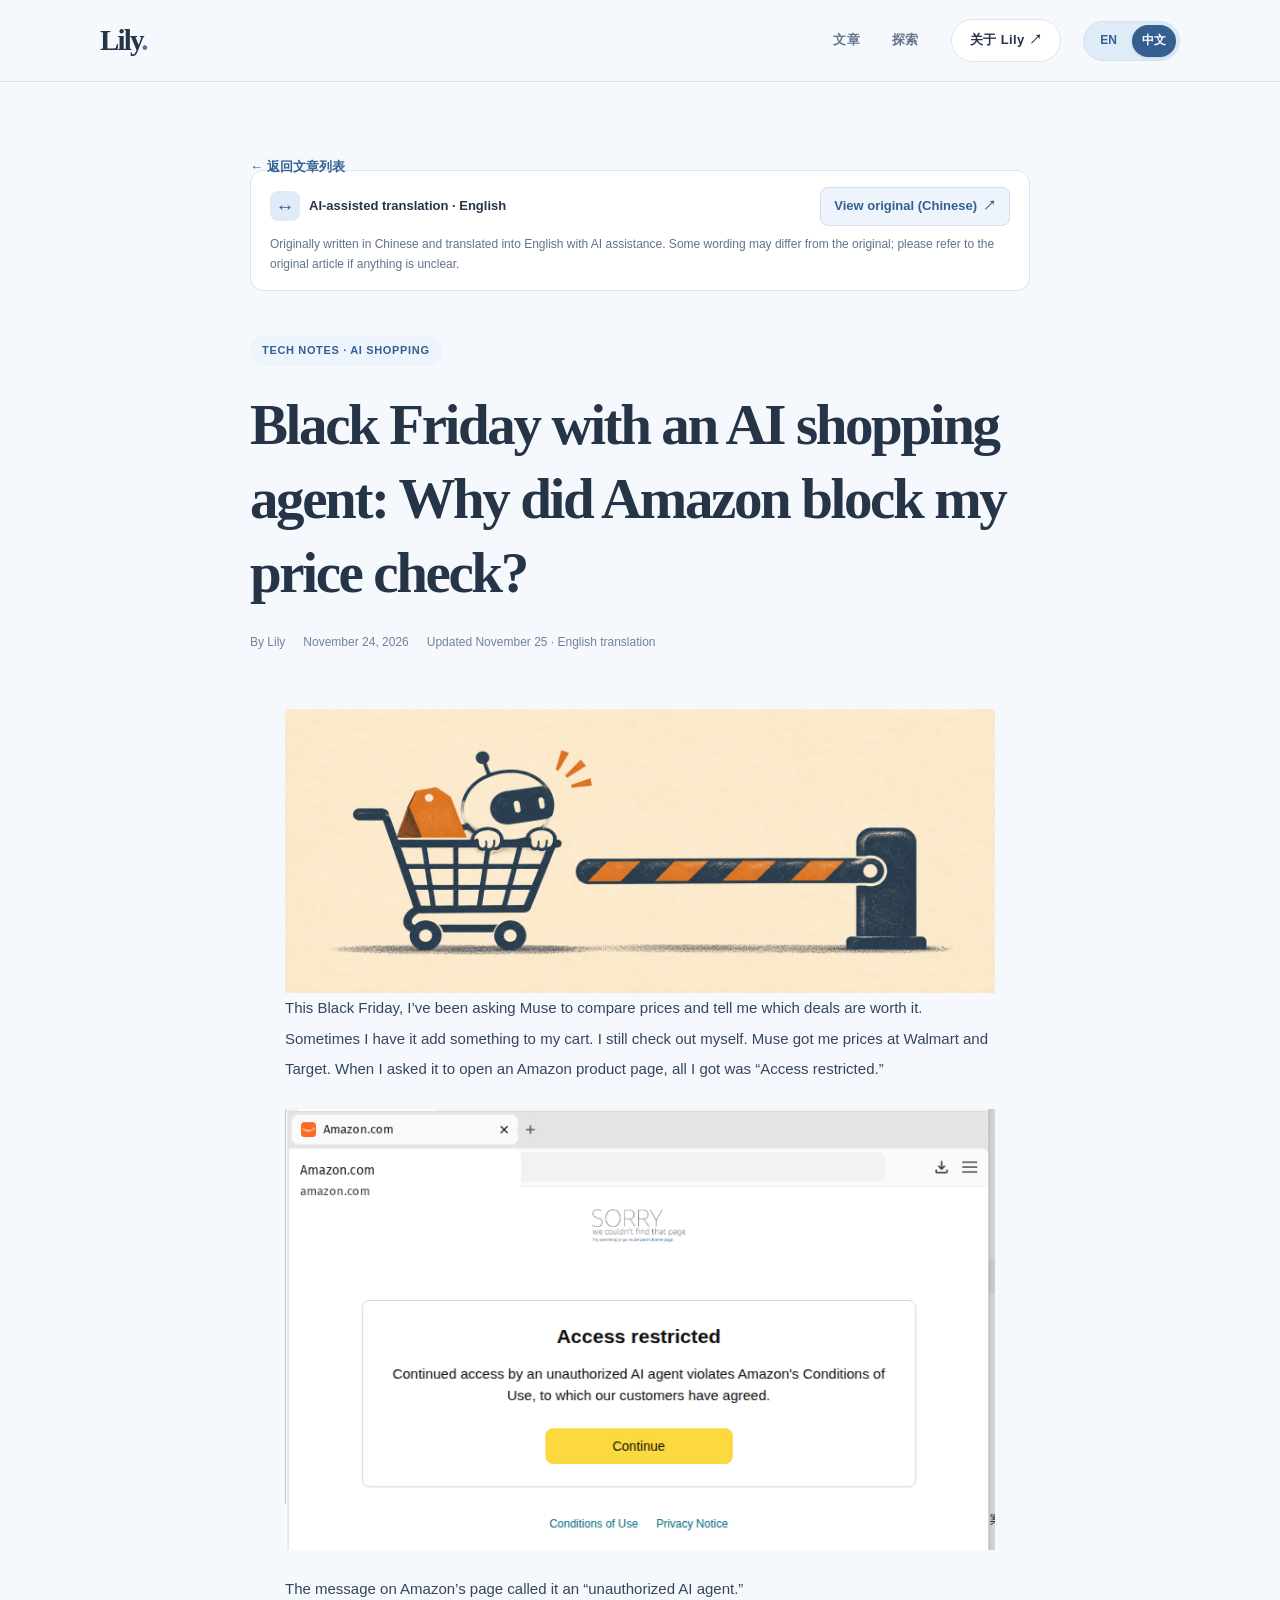
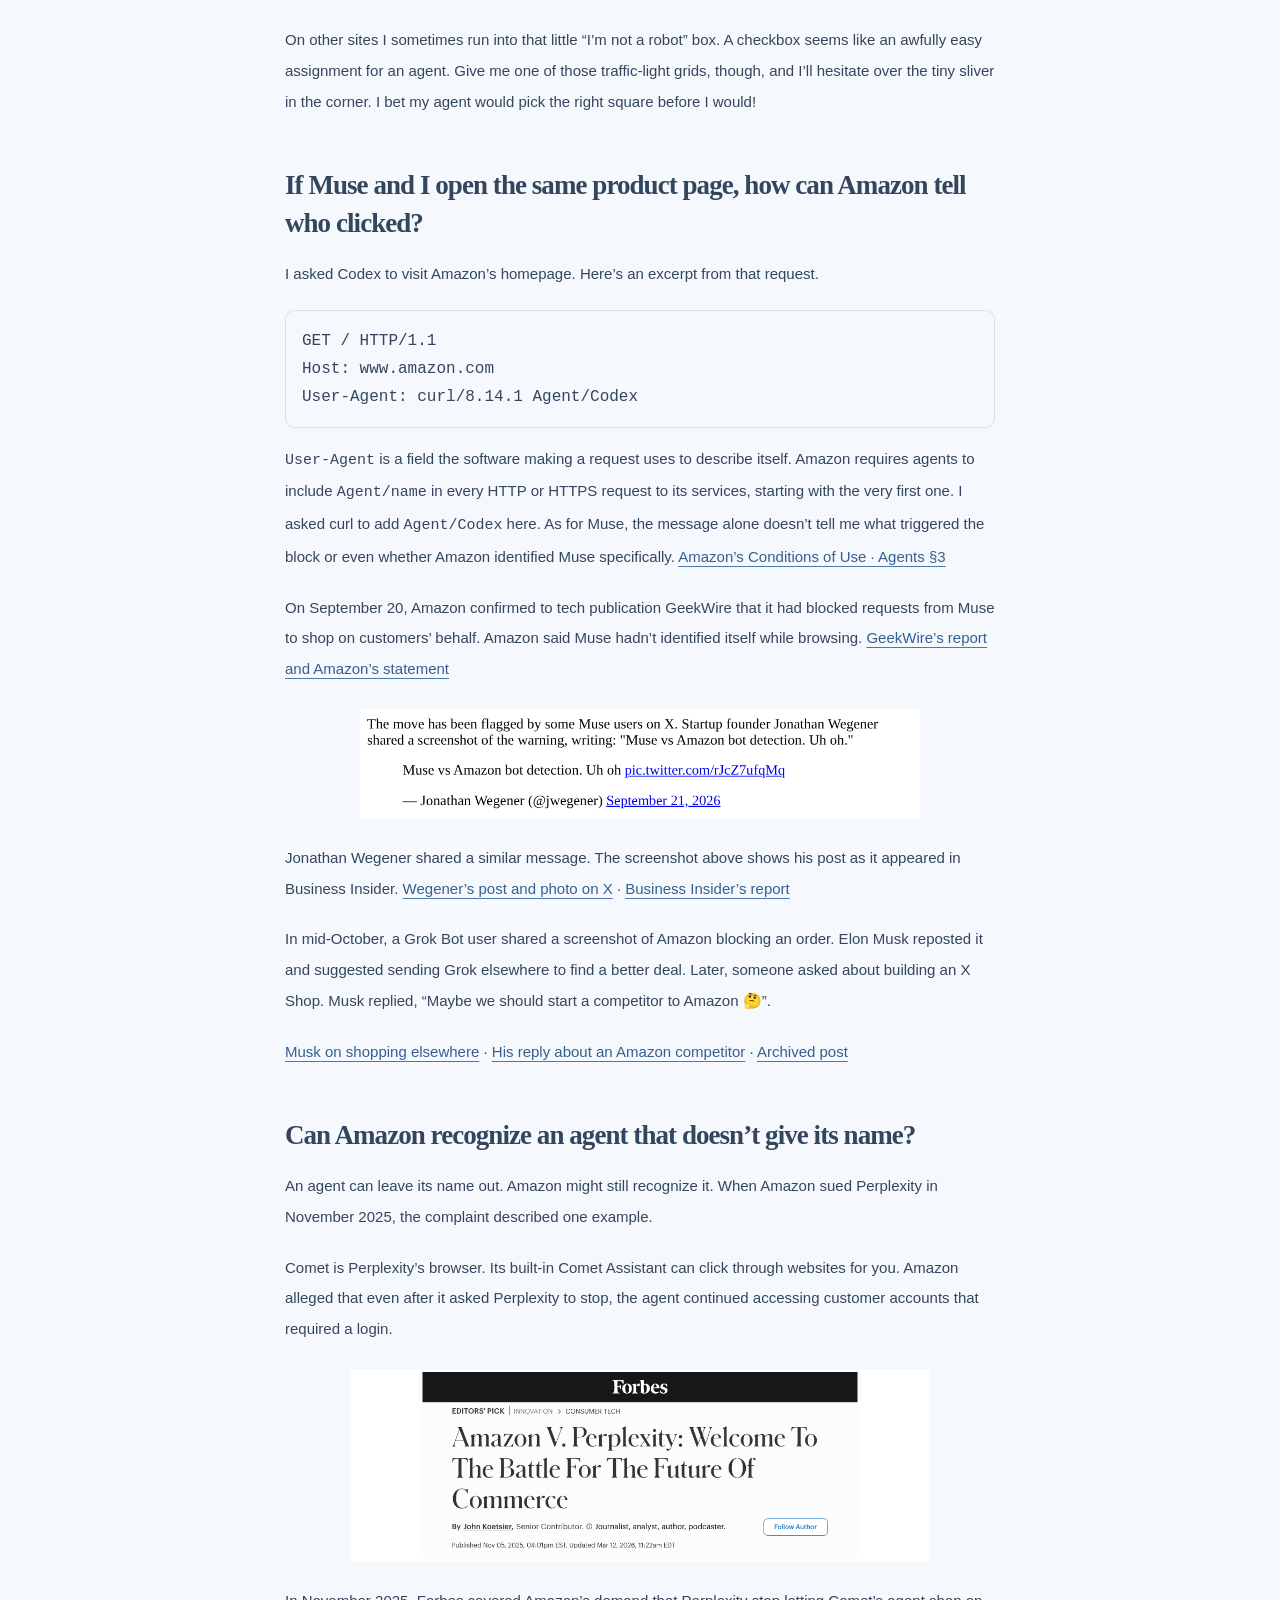
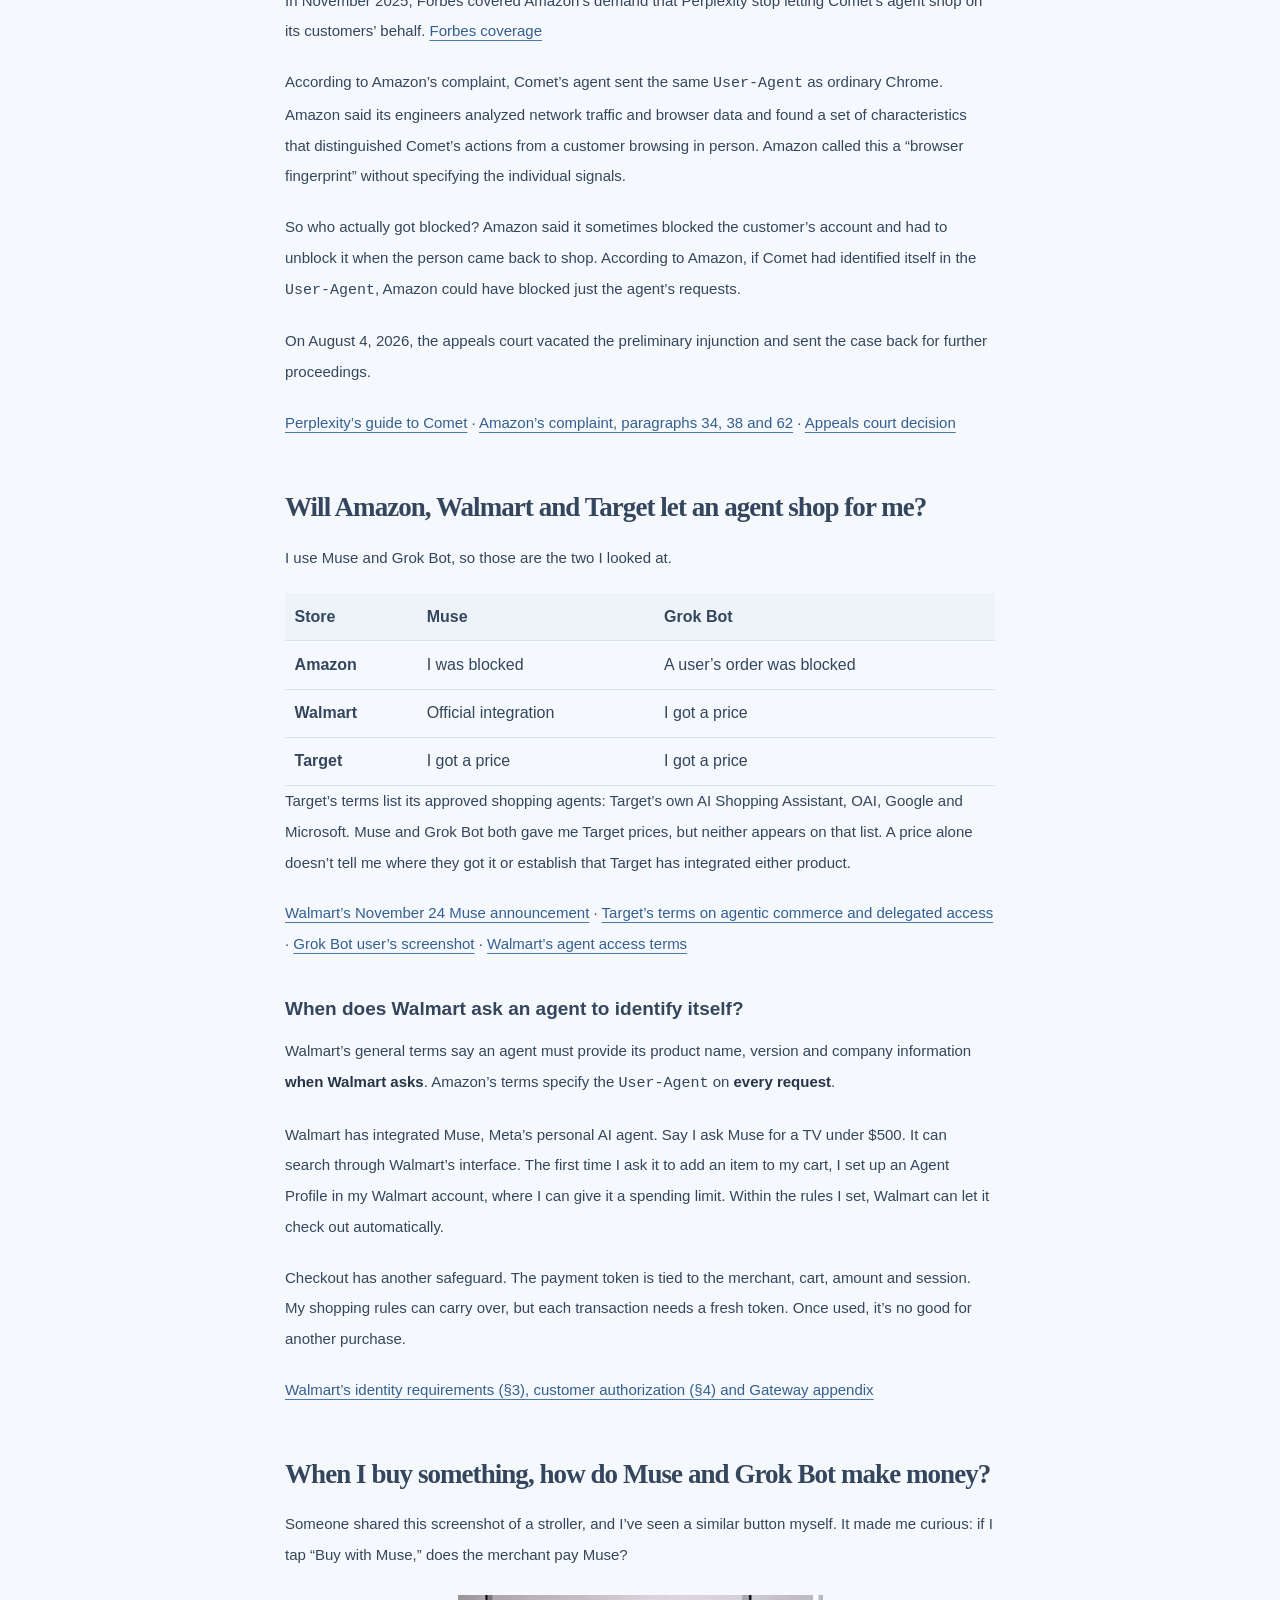
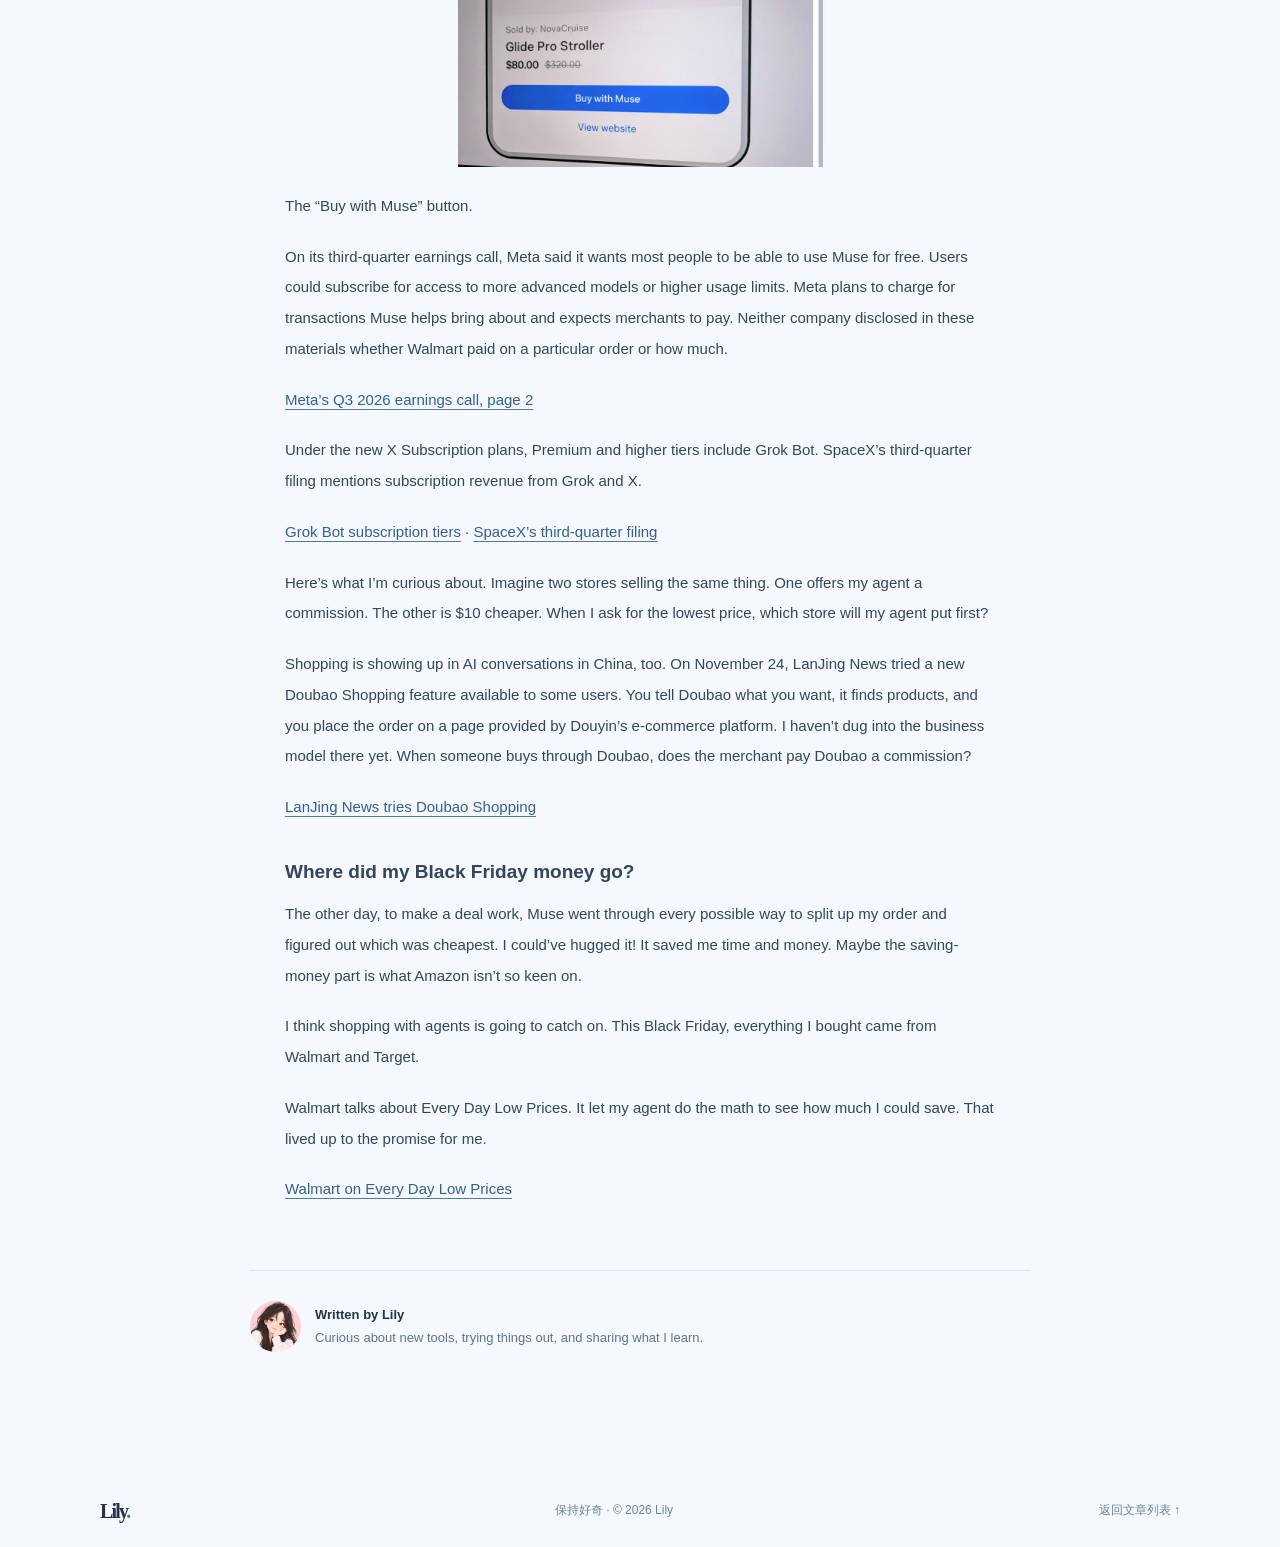
<file: guides/amazon-ai-shopping-agents/en/index.html>
<!doctype html>
<html lang="en" data-site-page="article" data-content-language="en">
<head>
  <meta charset="utf-8">
  <meta name="viewport" content="width=device-width, initial-scale=1">
  <meta name="theme-color" content="#F5F8FC">
  <meta name="description" content="I asked Muse to check a price on Amazon and hit an access restriction. What can Amazon tell about a request, and how do Walmart and Target handle shopping agents?">
  <meta property="og:type" content="article">
  <meta property="og:title" content="Black Friday with an AI shopping agent: Why did Amazon block my price check?">
  <meta property="og:description" content="I asked Muse to check a price on Amazon and hit an access restriction. What can Amazon tell about a request, and how do Walmart and Target handle shopping agents?">
  <meta property="og:image" content="https://suereey.github.io/guides/amazon-ai-shopping-agents/cover.jpg">
  <meta property="og:locale" content="en_US">
  <meta property="og:url" content="https://suereey.github.io/guides/amazon-ai-shopping-agents/en/">
  <link rel="canonical" href="https://suereey.github.io/guides/amazon-ai-shopping-agents/en/">
  <link rel="alternate" hreflang="en" href="https://suereey.github.io/guides/amazon-ai-shopping-agents/en/">
  <link rel="alternate" hreflang="zh-Hans" href="https://suereey.github.io/guides/amazon-ai-shopping-agents/">
  <link rel="alternate" hreflang="x-default" href="https://suereey.github.io/guides/amazon-ai-shopping-agents/">
  <title>Black Friday with an AI shopping agent: Why did Amazon block my price check? — Lily</title>
  <script src="/assets/site.js"></script>
  <link rel="icon" href="/assets/favicon.svg" type="image/svg+xml">
  <link rel="stylesheet" href="/assets/style.css">
  <style>
    .shopping img { max-width: 100%; height: auto; display: block; margin-inline: auto; }
    .shopping figure { margin: 1.5rem 0; }
    .shopping pre { overflow-x: auto; padding: 1em; background: var(--bg, #f5f8fc); border: 1px solid #d7e2ef; border-radius: .6em; }
    .shop-table { overflow-x: auto; }
    .shop-table table { width: 100%; border-collapse: collapse; }
    .shop-table th, .shop-table td { padding: .6em; text-align: left; border-bottom: 1px solid #d7e2ef; }
    .shop-table thead { background: #edf3f9; }
  </style>
</head>
<body>
<header class="site-header" data-ui-region lang="en">
  <div class="container header-inner">
    <a href="/" data-home-link="" class="wordmark" aria-label="Lily">Lily<span class="dot">.</span></a>
    <nav class="nav" aria-label="Main navigation" data-main-nav>
      <a href="/#articles" data-home-link="#articles" data-ui-en="Articles" data-ui-zh="文章">Articles</a>
      <a href="/#topics" data-home-link="#topics" data-ui-en="Explore" data-ui-zh="探索">Explore</a>
      <a href="/#about" data-home-link="#about" data-ui-en="About Lily ↗" data-ui-zh="关于 Lily ↗" class="nav-feature">About Lily ↗</a>
    </nav>
    <nav class="language-switch" aria-label="Website language / 网站语言" data-language-switch>
      <a href="/" lang="en" hreflang="en" data-ui-choice="en" aria-label="English website" aria-current="true">EN</a>
      <a href="/zh/" lang="zh-CN" hreflang="zh-Hans" data-ui-choice="zh" aria-label="中文网站">中文</a>
    </nav>
  </div>
</header>
<main class="article"><div class="container article-layout">
<a href="/#articles" class="back" data-ui-region lang="en" data-home-link="#articles" data-ui-en="← Back to articles" data-ui-zh="← 返回文章列表">← Back to articles</a>
<aside class="translation-panel" aria-label="Translation information"><div class="translation-top"><div class="translation-status"><span class="translation-icon" aria-hidden="true">↔</span><strong>AI-assisted translation · English</strong></div><a class="translation-link" href="/guides/amazon-ai-shopping-agents/" hreflang="zh-Hans" lang="en">View original (Chinese) <span aria-hidden="true">↗</span></a></div><p>Originally written in Chinese and translated into English with AI assistance. Some wording may differ from the original; please refer to the original article if anything is unclear.</p></aside>
<header class="article-head"><span class="tag">Tech notes · AI shopping</span><h1>Black Friday with an AI shopping agent: Why did Amazon block my price check?</h1><div class="meta"><span>By Lily</span><time datetime="2026-11-24">November 24, 2026</time><span>Updated November 25 · English translation</span></div></header>
<article class="article-body shopping" lang="en">
<img src="../cover.jpg" alt="A robot in a shopping cart stops at a barrier" width="1500" height="600">
<p>This Black Friday, I’ve been asking Muse to compare prices and tell me which deals are worth it. Sometimes I have it add something to my cart. I still check out myself. Muse got me prices at Walmart and Target. When I asked it to open an Amazon product page, all I got was “Access restricted.”</p>
<figure><img src="../amazon.webp" alt="Amazon’s access restriction when Muse opened the product page" width="720" loading="lazy"></figure>
<p>The message on Amazon’s page called it an “unauthorized AI agent.”</p>
<p>On other sites I sometimes run into that little “I’m not a robot” box. A checkbox seems like an awfully easy assignment for an agent. Give me one of those traffic-light grids, though, and I’ll hesitate over the tiny sliver in the corner. I bet my agent would pick the right square before I would!</p>
<h2>If Muse and I open the same product page, how can Amazon tell who clicked?</h2>
<p>I asked Codex to visit Amazon’s homepage. Here’s an excerpt from that request.</p>
<pre><code>GET / HTTP/1.1
Host: www.amazon.com
User-Agent: curl/8.14.1 Agent/Codex</code></pre>
<p><code>User-Agent</code> is a field the software making a request uses to describe itself. Amazon requires agents to include <code>Agent/name</code> in every HTTP or HTTPS request to its services, starting with the very first one. I asked curl to add <code>Agent/Codex</code> here. As for Muse, the message alone doesn’t tell me what triggered the block or even whether Amazon identified Muse specifically. <a href="https://digprjsurvey.amazon.com/csad/help/node/GLSBYFE9MGKKQXXM">Amazon’s Conditions of Use · Agents §3</a></p>
<p>On September 20, Amazon confirmed to tech publication GeekWire that it had blocked requests from Muse to shop on customers’ behalf. Amazon said Muse hadn’t identified itself while browsing. <a href="https://www.geekwire.com/2026/amazon-blocks-metas-muse-ai-assistant-in-new-standoff-over-agentic-shopping/#:~:text=Agentic%20third-party%20applications%20such%20as%20Muse">GeekWire’s report and Amazon’s statement</a></p>
<figure><img src="../wegener.webp" alt="Jonathan Wegener’s post as quoted by Business Insider" width="560" loading="lazy"></figure>
<p>Jonathan Wegener shared a similar message. The screenshot above shows his post as it appeared in Business Insider. <a href="https://x.com/jwegener/status/2101900045528535095">Wegener’s post and photo on X</a> · <a href="https://www.businessinsider.com/amazon-blocks-meta-muse-ai-agent-shopping-site-2026-9">Business Insider’s report</a></p>
<p>In mid-October, a Grok Bot user shared a screenshot of Amazon blocking an order. Elon Musk reposted it and suggested sending Grok elsewhere to find a better deal. Later, someone asked about building an X Shop. Musk replied, “Maybe we should start a competitor to Amazon 🤔”.</p>
<p><a href="https://x.com/elonmusk/status/2110602585572860213">Musk on shopping elsewhere</a> · <a href="https://x.com/elonmusk/status/2110715556328579219">His reply about an Amazon competitor</a> · <a href="https://elonmuskarchive.org/posts/2110715556328579219">Archived post</a></p>
<h2>Can Amazon recognize an agent that doesn’t give its name?</h2>
<p>An agent can leave its name out. Amazon might still recognize it. When Amazon sued Perplexity in November 2025, the complaint described one example.</p>
<p>Comet is Perplexity’s browser. Its built-in Comet Assistant can click through websites for you. Amazon alleged that even after it asked Perplexity to stop, the agent continued accessing customer accounts that required a login.</p>
<figure><img src="../forbes.webp" alt="Forbes headline about Amazon and Perplexity" width="580" loading="lazy"></figure>
<p>In November 2025, Forbes covered Amazon’s demand that Perplexity stop letting Comet’s agent shop on its customers’ behalf. <a href="https://www.forbes.com/sites/johnkoetsier/2025/11/05/amazon-vs-perplexity-welcome-to-the-battle-for-the-future-of-commerce/">Forbes coverage</a></p>
<p>According to Amazon’s complaint, Comet’s agent sent the same <code>User-Agent</code> as ordinary Chrome. Amazon said its engineers analyzed network traffic and browser data and found a set of characteristics that distinguished Comet’s actions from a customer browsing in person. Amazon called this a “browser fingerprint” without specifying the individual signals.</p>
<p>So who actually got blocked? Amazon said it sometimes blocked the customer’s account and had to unblock it when the person came back to shop. According to Amazon, if Comet had identified itself in the <code>User-Agent</code>, Amazon could have blocked just the agent’s requests.</p>
<p>On August 4, 2026, the appeals court vacated the preliminary injunction and sent the case back for further proceedings.</p>
<p><a href="https://www.perplexity.ai/help-center/en/articles/11172798-getting-started-with-comet">Perplexity’s guide to Comet</a> · <a href="https://assets.alm.com/68/35/bb7589a4401c9d7713a7ac27516c/amazoncom-services-llc-v-perplexity-ai-inc-candce-25-09514-0001-0.pdf">Amazon’s complaint, paragraphs 34, 38 and 62</a> · <a href="https://cdn.ca9.uscourts.gov/datastore/opinions/2026/08/04/26-1444.pdf">Appeals court decision</a></p>
<h2>Will Amazon, Walmart and Target let an agent shop for me?</h2>
<p>I use Muse and Grok Bot, so those are the two I looked at.</p>
<div class="shop-table"><table><thead><tr><th scope="col">Store</th><th scope="col">Muse</th><th scope="col">Grok Bot</th></tr></thead><tbody><tr><th scope="row">Amazon</th><td>I was blocked</td><td>A user’s order was blocked</td></tr><tr><th scope="row">Walmart</th><td>Official integration</td><td>I got a price</td></tr><tr><th scope="row">Target</th><td>I got a price</td><td>I got a price</td></tr></tbody></table></div>
<p>Target’s terms list its approved shopping agents: Target’s own AI Shopping Assistant, OAI, Google and Microsoft. Muse and Grok Bot both gave me Target prices, but neither appears on that list. A price alone doesn’t tell me where they got it or establish that Target has integrated either product.</p>
<p><a href="https://corporate.walmart.com/news/2026/11/black-friday-deals-with-meta-muse">Walmart’s November 24 Muse announcement</a> · <a href="https://www.target.com/c/terms-conditions/-/N-4sr7l">Target’s terms on agentic commerce and delegated access</a> · <a href="https://x.com/niccruzpatane/status/2110571616384213156">Grok Bot user’s screenshot</a> · <a href="https://www.walmart.com/help/article/walmart-agentic-access-terms/d048fc229d7549738d7c05a4317e24d7">Walmart’s agent access terms</a></p>
<h3>When does Walmart ask an agent to identify itself?</h3>
<p>Walmart’s general terms say an agent must provide its product name, version and company information <strong>when Walmart asks</strong>. Amazon’s terms specify the <code>User-Agent</code> on <strong>every request</strong>.</p>
<p>Walmart has integrated Muse, Meta’s personal AI agent. Say I ask Muse for a TV under $500. It can search through Walmart’s interface. The first time I ask it to add an item to my cart, I set up an Agent Profile in my Walmart account, where I can give it a spending limit. Within the rules I set, Walmart can let it check out automatically.</p>
<p>Checkout has another safeguard. The payment token is tied to the merchant, cart, amount and session. My shopping rules can carry over, but each transaction needs a fresh token. Once used, it’s no good for another purchase.</p>
<p><a href="https://www.walmart.com/help/article/walmart-agentic-access-terms/d048fc229d7549738d7c05a4317e24d7">Walmart’s identity requirements (§3), customer authorization (§4) and Gateway appendix</a></p>
<h2>When I buy something, how do Muse and Grok Bot make money?</h2>
<p>Someone shared this screenshot of a stroller, and I’ve seen a similar button myself. It made me curious: if I tap “Buy with Muse,” does the merchant pay Muse?</p>
<figure><img src="../buy-with-muse.webp" alt="Buy with Muse button on a stroller listing" width="365" loading="lazy"></figure>
<p>The “Buy with Muse” button.</p>
<p>On its third-quarter earnings call, Meta said it wants most people to be able to use Muse for free. Users could subscribe for access to more advanced models or higher usage limits. Meta plans to charge for transactions Muse helps bring about and expects merchants to pay. Neither company disclosed in these materials whether Walmart paid on a particular order or how much.</p>
<p><a href="https://s21.q4cdn.com/399680738/files/content_files/META-Q3-2026-Earnings-Call-Transcript.pdf#page=2">Meta’s Q3 2026 earnings call, page 2</a></p>
<p>Under the new X Subscription plans, Premium and higher tiers include Grok Bot. SpaceX’s third-quarter filing mentions subscription revenue from Grok and X.</p>
<p><a href="https://docs.x.ai/x-subscription/grok-bot">Grok Bot subscription tiers</a> · <a href="https://www.sec.gov/Archives/edgar/data/1181412/000162828026066880/spcx-20260930.htm#:~:text=an%20increase%20in%20Grok%20and%20X%20subscription%20revenue">SpaceX’s third-quarter filing</a></p>
<p>Here’s what I’m curious about. Imagine two stores selling the same thing. One offers my agent a commission. The other is $10 cheaper. When I ask for the lowest price, which store will my agent put first?</p>
<p>Shopping is showing up in AI conversations in China, too. On November 24, LanJing News tried a new Doubao Shopping feature available to some users. You tell Doubao what you want, it finds products, and you place the order on a page provided by Douyin’s e-commerce platform. I haven’t dug into the business model there yet. When someone buys through Doubao, does the merchant pay Doubao a commission?</p>
<p><a href="https://api3.cls.cn/share/article/2542637?app=&amp;os=android&amp;sv=852">LanJing News tries Doubao Shopping</a></p>
<h3>Where did my Black Friday money go?</h3>
<p>The other day, to make a deal work, Muse went through every possible way to split up my order and figured out which was cheapest. I could’ve hugged it! It saved me time and money. Maybe the saving-money part is what Amazon isn’t so keen on.</p>
<p>I think shopping with agents is going to catch on. This Black Friday, everything I bought came from Walmart and Target.</p>
<p>Walmart talks about Every Day Low Prices. It let my agent do the math to see how much I could save. That lived up to the promise for me.</p>
<p><a href="https://corporate.walmart.com/about/everyday-affordability/every-day-low-prices">Walmart on Every Day Low Prices</a></p>
</article>
<div class="article-bottom"><img src="/assets/lily-avatar-small.webp" alt="Lily’s avatar" width="51" height="51"><div><strong>Written by Lily</strong>Curious about new tools, trying things out, and sharing what I learn.</div></div>
</div></main>
<footer class="site-footer" data-ui-region lang="en"><div class="container footer-grid"><a href="/" data-home-link="" class="wordmark">Lily<span class="dot">.</span></a><span data-ui-en="Made with curiosity · © 2026 Lily" data-ui-zh="保持好奇 · © 2026 Lily">Made with curiosity · © 2026 Lily</span><a href="/#articles" data-home-link="#articles" data-ui-en="Back to articles ↑" data-ui-zh="返回文章列表 ↑">Back to articles ↑</a></div></footer>
</body>
</html>
</file>
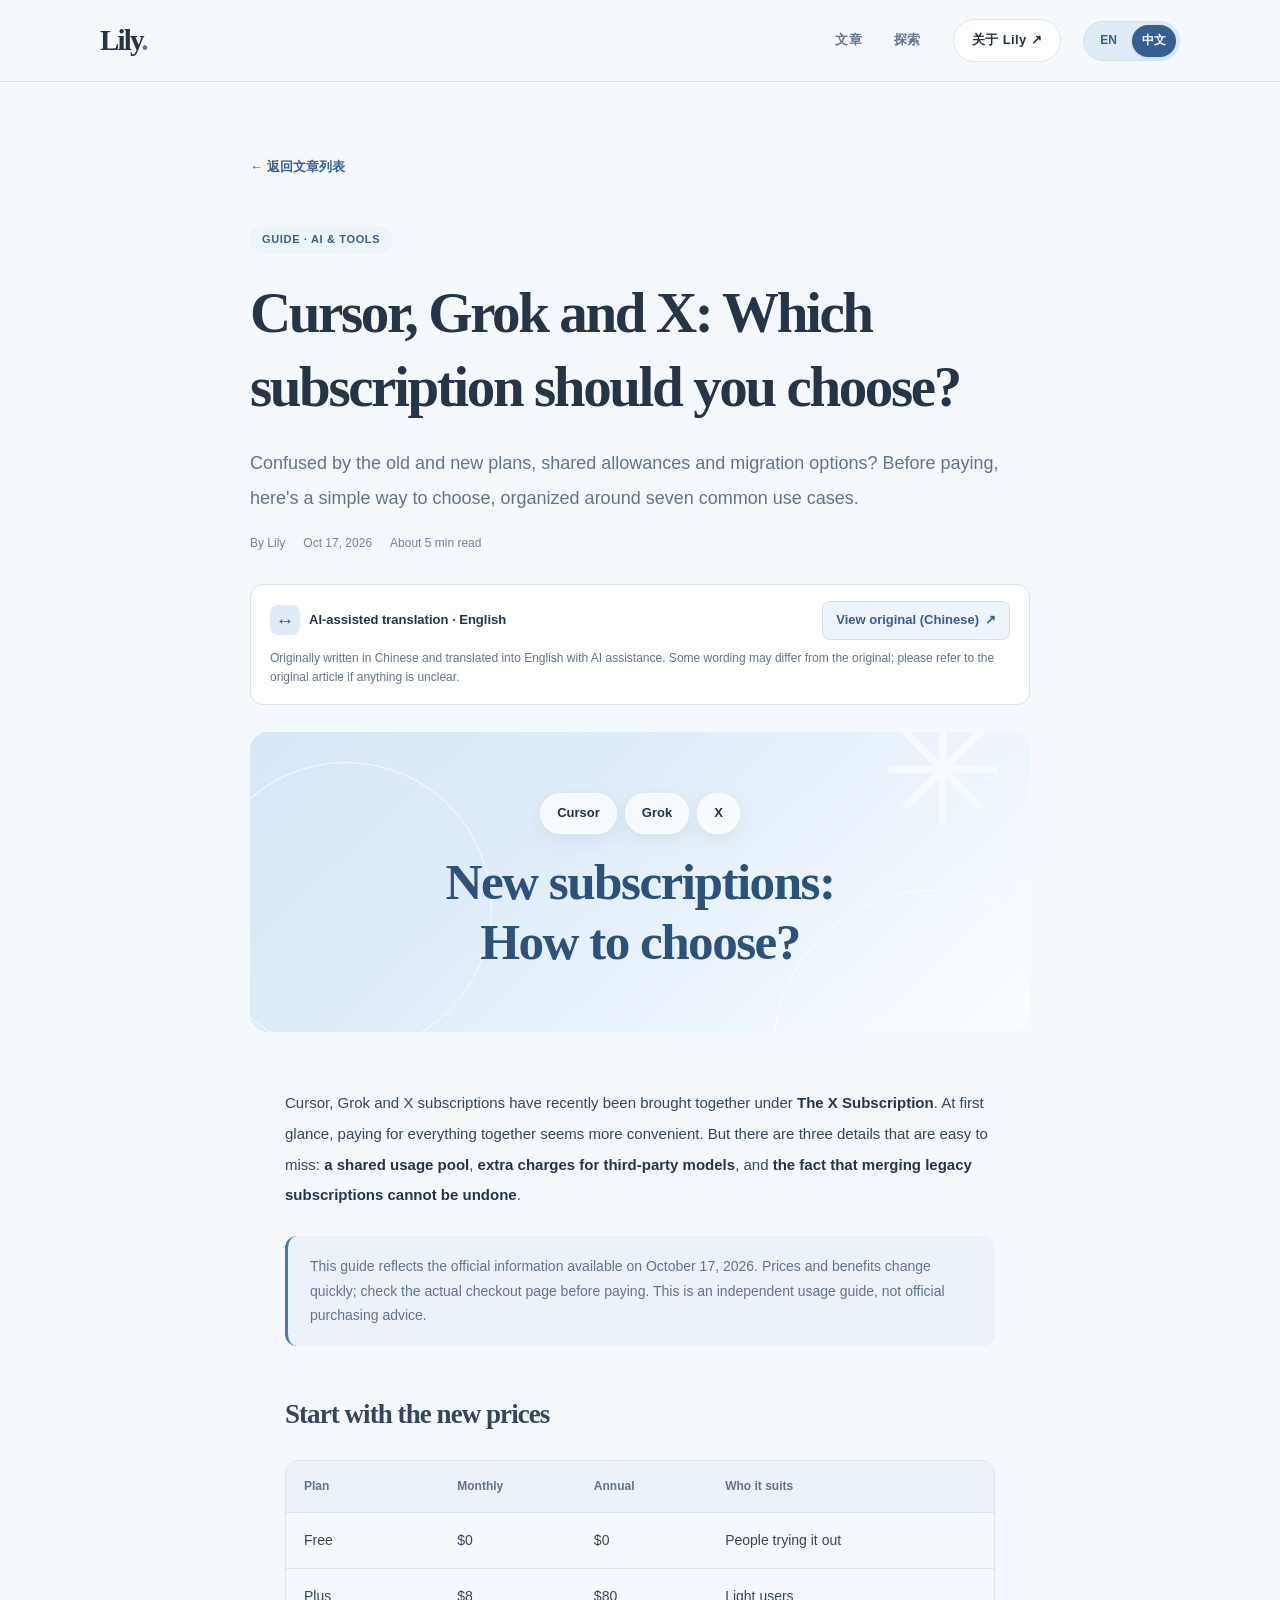
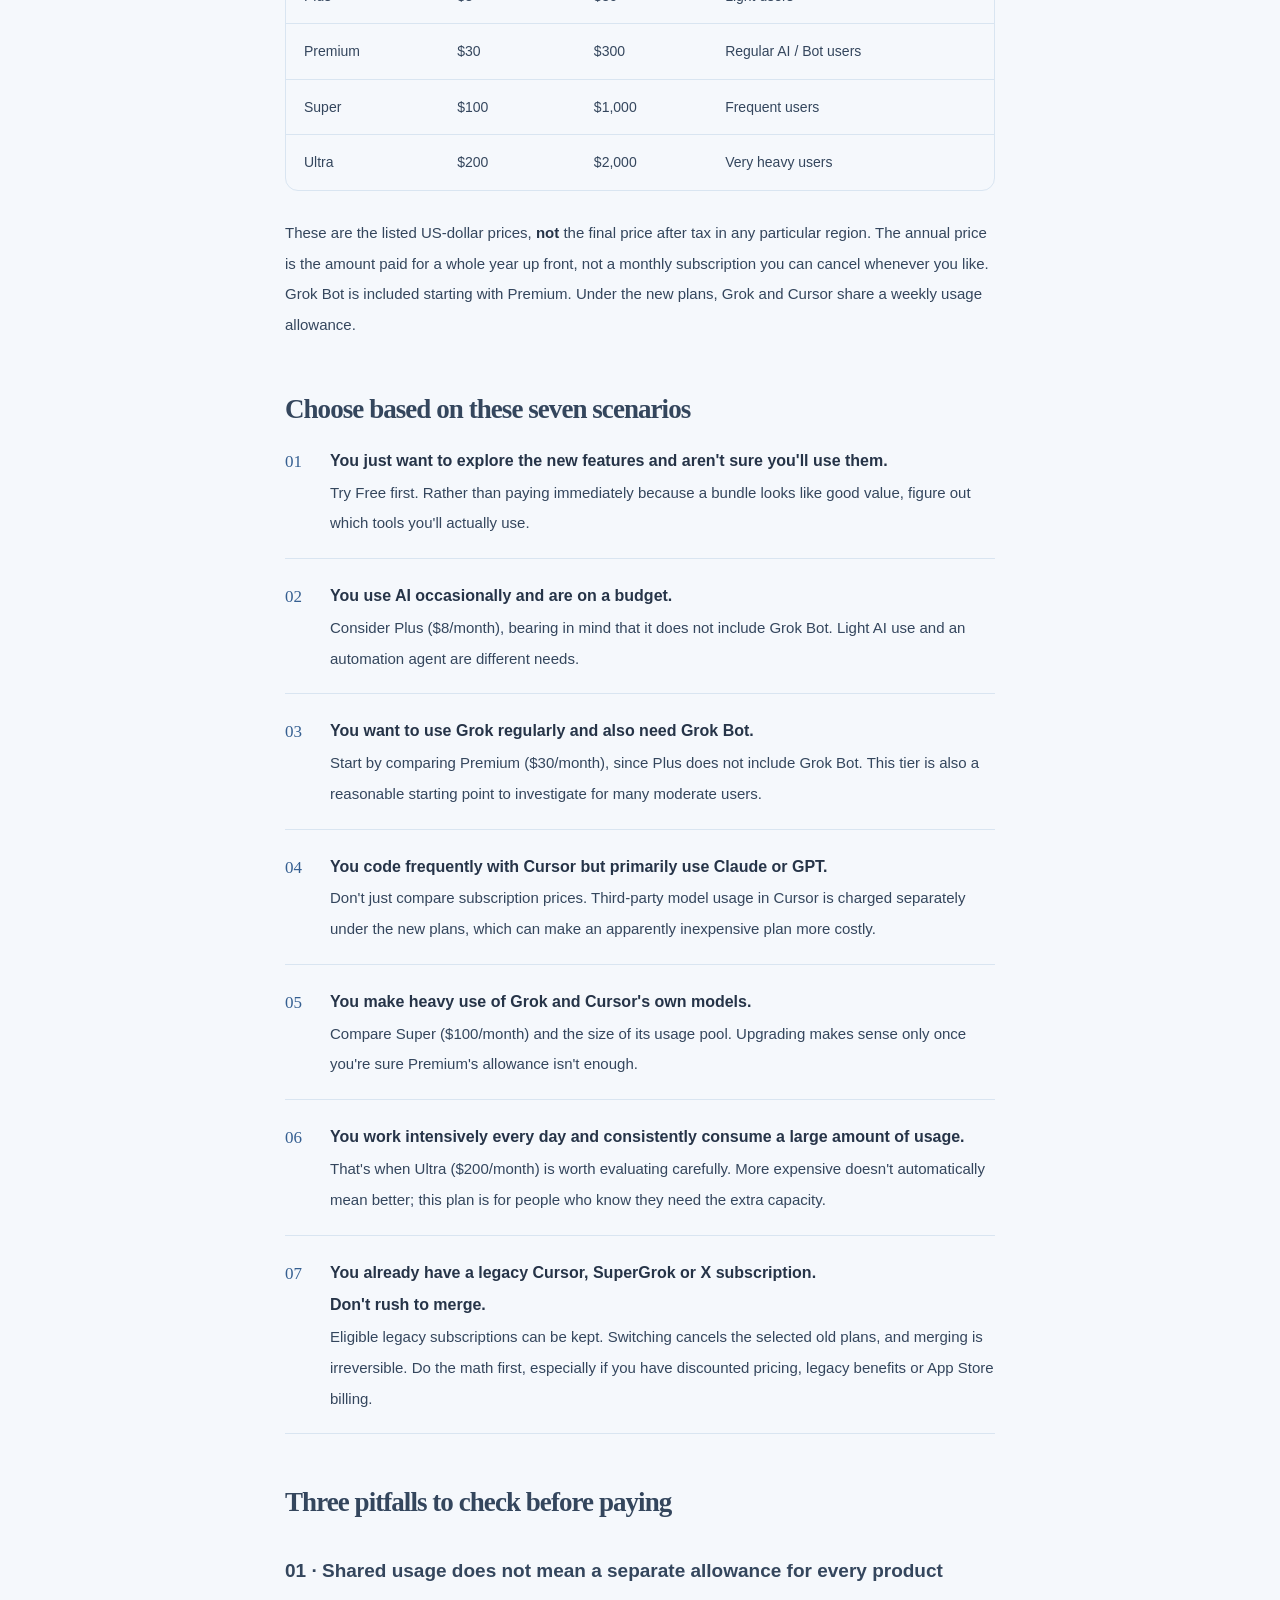
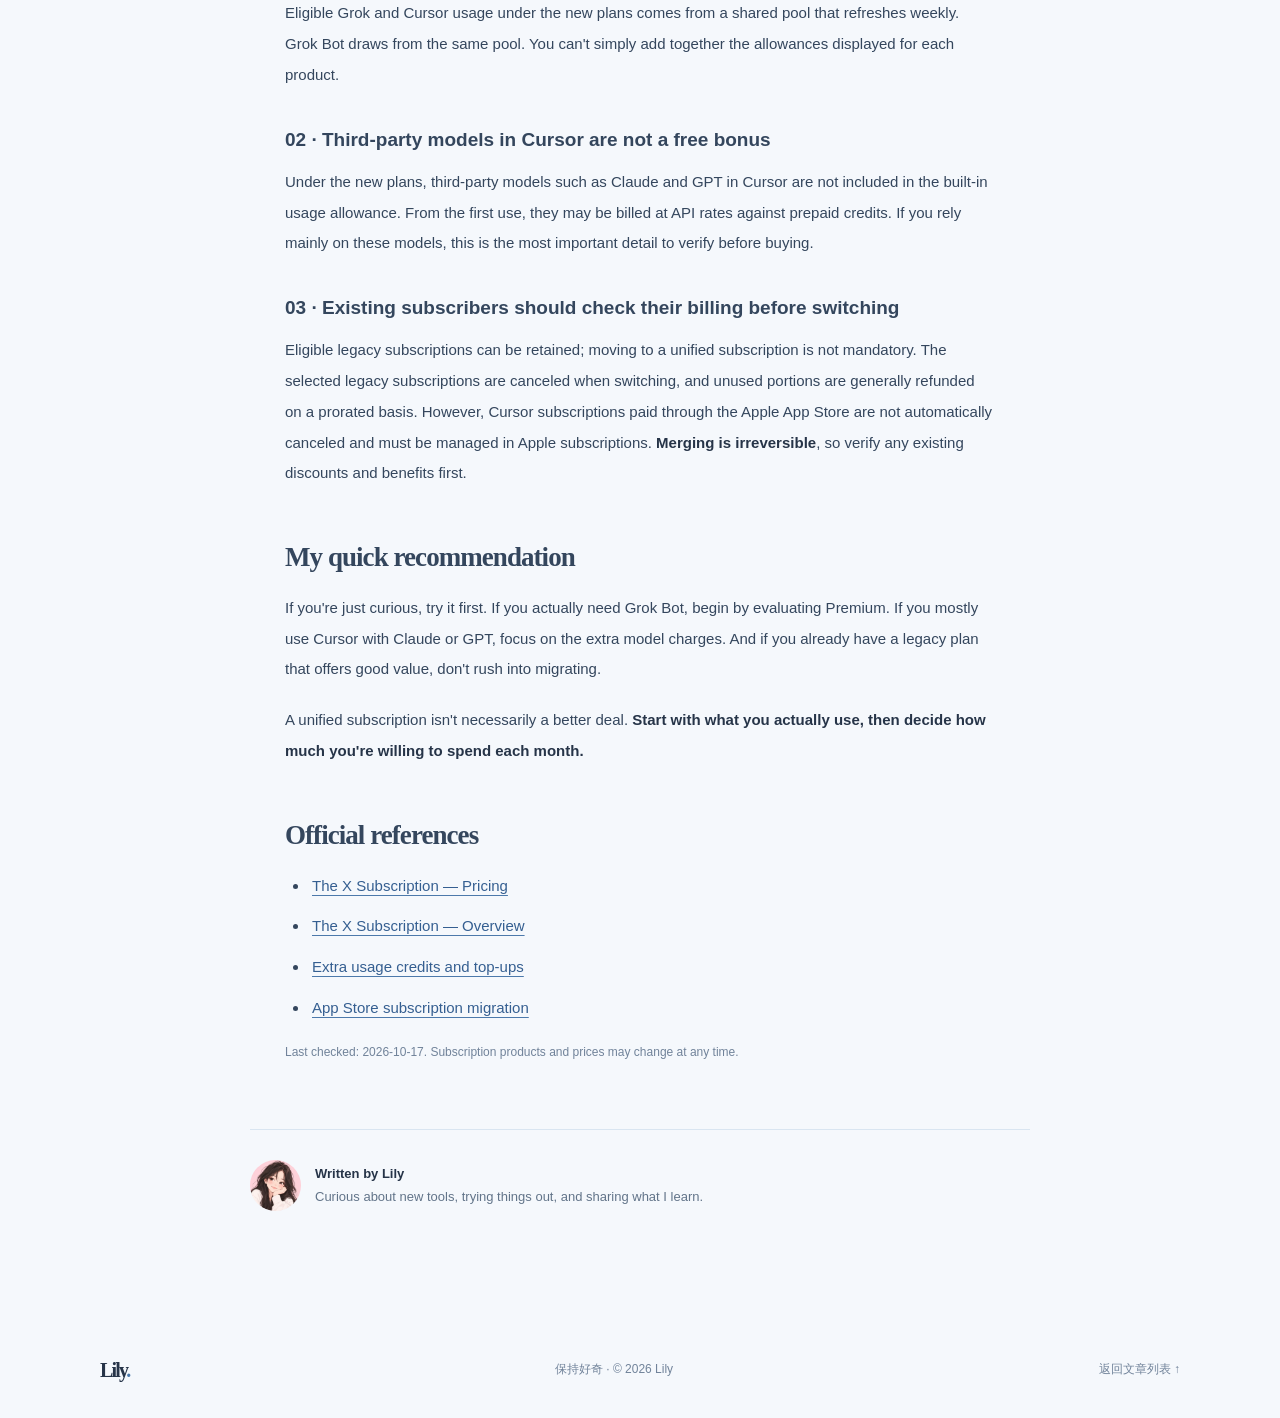
<file: guides/cursor-grok-x-subscription/en/index.html>
<!doctype html>
<html lang="en" data-site-page="article" data-content-language="en">
<head>
  <meta charset="utf-8">
  <meta name="viewport" content="width=device-width, initial-scale=1">
  <meta name="theme-color" content="#F5F8FC">
  <meta name="description" content="AI-assisted English translation of Lily’s seven-scenario subscription guide: pricing, shared usage, extra model charges and legacy plans.">
  <meta property="og:type" content="article">
  <meta property="og:title" content="Cursor, Grok and X: Which subscription should you choose? — Lily">
  <meta property="og:description" content="AI-assisted English translation of Lily’s seven-scenario subscription guide: pricing, shared usage, extra model charges and legacy plans.">
  <meta property="og:image" content="https://suereey.github.io/assets/lily-avatar.webp">
  <meta property="og:url" content="https://suereey.github.io/guides/cursor-grok-x-subscription/en/">
  <meta property="og:locale" content="en_US">
  <meta property="og:locale:alternate" content="zh_CN">
  <link rel="canonical" href="https://suereey.github.io/guides/cursor-grok-x-subscription/en/">
  <link rel="alternate" hreflang="en" href="https://suereey.github.io/guides/cursor-grok-x-subscription/en/">
  <link rel="alternate" hreflang="zh-Hans" href="https://suereey.github.io/guides/cursor-grok-x-subscription/">
  <link rel="alternate" hreflang="x-default" href="https://suereey.github.io/guides/cursor-grok-x-subscription/">
  <title>Cursor, Grok and X: Which subscription should you choose? — Lily</title>
  <script src="/assets/site.js"></script>
  <link rel="icon" href="/assets/favicon.svg" type="image/svg+xml">
  <link rel="stylesheet" href="/assets/style.css">
</head>
<body>
<header class="site-header" data-ui-region lang="en">
  <div class="container header-inner">
    <a href="/" data-home-link="" class="wordmark" aria-label="Lily">Lily<span class="dot">.</span></a>
    <nav class="nav" aria-label="Main navigation" data-main-nav>
      <a href="/#articles" data-home-link="#articles" data-ui-en="Articles" data-ui-zh="文章">Articles</a>
      <a href="/#topics" data-home-link="#topics" data-ui-en="Explore" data-ui-zh="探索">Explore</a>
      <a href="/#about" data-home-link="#about" data-ui-en="About Lily ↗" data-ui-zh="关于 Lily ↗" class="nav-feature">About Lily ↗</a>
    </nav>
    <nav class="language-switch" aria-label="Website language / 网站语言" data-language-switch>
      <a href="/" lang="en" hreflang="en" data-ui-choice="en" aria-label="English website" aria-current="true">EN</a>
      <a href="/zh/" lang="zh-CN" hreflang="zh-Hans" data-ui-choice="zh" aria-label="中文网站">中文</a>
    </nav>
  </div>
</header>
<main class="article"><div class="container article-layout">
<a href="/#articles" class="back" data-ui-region lang="en" data-home-link="#articles" data-ui-en="← Back to articles" data-ui-zh="← 返回文章列表">← Back to articles</a>
<header class="article-head"><span class="tag">Guide · AI &amp; tools</span><h1>Cursor, Grok and X: Which subscription should you choose?</h1><p class="article-dek">Confused by the old and new plans, shared allowances and migration options? Before paying, here's a simple way to choose, organized around seven common use cases.</p><div class="meta"><span>By Lily</span><time datetime="2026-10-17">Oct 17, 2026</time><span>About 5 min read</span></div></header>
<aside class="translation-panel" aria-label="Translation information"><div class="translation-top"><div class="translation-status"><span class="translation-icon" aria-hidden="true">↔</span><strong>AI-assisted translation · English</strong></div><a class="translation-link" href="/guides/cursor-grok-x-subscription/" hreflang="zh-Hans" lang="en">View original (Chinese) <span aria-hidden="true">↗</span></a></div><p>Originally written in Chinese and translated into English with AI assistance. Some wording may differ from the original; please refer to the original article if anything is unclear.</p></aside>
<div class="article-cover"><div class="art-visual" aria-hidden="true"><span class="visual-asterisk">✳</span><div class="visual-pills"><span>Cursor</span><span>Grok</span><span>X</span></div><div class="visual-title">New subscriptions:<br>How to choose?</div></div></div>
<article class="article-body" lang="en">
<p>Cursor, Grok and X subscriptions have recently been brought together under <strong>The X Subscription</strong>. At first glance, paying for everything together seems more convenient. But there are three details that are easy to miss: <strong>a shared usage pool</strong>, <strong>extra charges for third-party models</strong>, and <strong>the fact that merging legacy subscriptions cannot be undone</strong>.</p>
<div class="note">This guide reflects the official information available on October 17, 2026. Prices and benefits change quickly; check the actual checkout page before paying. This is an independent usage guide, not official purchasing advice.</div>
<h2>Start with the new prices</h2>
<div class="price-wrap"><table class="price-table"><thead><tr><th scope="col">Plan</th><th scope="col">Monthly</th><th scope="col">Annual</th><th scope="col">Who it suits</th></tr></thead><tbody>
<tr><td>Free</td><td>$0</td><td>$0</td><td>People trying it out</td></tr>
<tr><td>Plus</td><td>$8</td><td>$80</td><td>Light users</td></tr>
<tr><td>Premium</td><td>$30</td><td>$300</td><td>Regular AI / Bot users</td></tr>
<tr><td>Super</td><td>$100</td><td>$1,000</td><td>Frequent users</td></tr>
<tr><td>Ultra</td><td>$200</td><td>$2,000</td><td>Very heavy users</td></tr>
</tbody></table></div>
<p>These are the listed US-dollar prices, <strong>not</strong> the final price after tax in any particular region. The annual price is the amount paid for a whole year up front, not a monthly subscription you can cancel whenever you like. Grok Bot is included starting with Premium. Under the new plans, Grok and Cursor share a weekly usage allowance.</p>
<h2>Choose based on these seven scenarios</h2>
<ol class="case-list">
<li><strong>You just want to explore the new features and aren't sure you'll use them.</strong> Try Free first. Rather than paying immediately because a bundle looks like good value, figure out which tools you'll actually use.</li>
<li><strong>You use AI occasionally and are on a budget.</strong> Consider Plus ($8/month), bearing in mind that it does not include Grok Bot. Light AI use and an automation agent are different needs.</li>
<li><strong>You want to use Grok regularly and also need Grok Bot.</strong> Start by comparing Premium ($30/month), since Plus does not include Grok Bot. This tier is also a reasonable starting point to investigate for many moderate users.</li>
<li><strong>You code frequently with Cursor but primarily use Claude or GPT.</strong> Don't just compare subscription prices. Third-party model usage in Cursor is charged separately under the new plans, which can make an apparently inexpensive plan more costly.</li>
<li><strong>You make heavy use of Grok and Cursor's own models.</strong> Compare Super ($100/month) and the size of its usage pool. Upgrading makes sense only once you're sure Premium's allowance isn't enough.</li>
<li><strong>You work intensively every day and consistently consume a large amount of usage.</strong> That's when Ultra ($200/month) is worth evaluating carefully. More expensive doesn't automatically mean better; this plan is for people who know they need the extra capacity.</li>
<li><strong>You already have a legacy Cursor, SuperGrok or X subscription.</strong><strong> Don't rush to merge.</strong> Eligible legacy subscriptions can be kept. Switching cancels the selected old plans, and merging is irreversible. Do the math first, especially if you have discounted pricing, legacy benefits or App Store billing.</li>
</ol>
<h2>Three pitfalls to check before paying</h2>
<h3>01 · Shared usage does not mean a separate allowance for every product</h3>
<p>Eligible Grok and Cursor usage under the new plans comes from a shared pool that refreshes weekly. Grok Bot draws from the same pool. You can't simply add together the allowances displayed for each product.</p>
<h3>02 · Third-party models in Cursor are not a free bonus</h3>
<p>Under the new plans, third-party models such as Claude and GPT in Cursor are not included in the built-in usage allowance. From the first use, they may be billed at API rates against prepaid credits. If you rely mainly on these models, this is the most important detail to verify before buying.</p>
<h3>03 · Existing subscribers should check their billing before switching</h3>
<p>Eligible legacy subscriptions can be retained; moving to a unified subscription is not mandatory. The selected legacy subscriptions are canceled when switching, and unused portions are generally refunded on a prorated basis. However, Cursor subscriptions paid through the Apple App Store are not automatically canceled and must be managed in Apple subscriptions. <strong>Merging is irreversible</strong>, so verify any existing discounts and benefits first.</p>
<h2>My quick recommendation</h2>
<p>If you're just curious, try it first. If you actually need Grok Bot, begin by evaluating Premium. If you mostly use Cursor with Claude or GPT, focus on the extra model charges. And if you already have a legacy plan that offers good value, don't rush into migrating.</p>
<p>A unified subscription isn't necessarily a better deal. <strong>Start with what you actually use, then decide how much you're willing to spend each month.</strong></p>
<h2>Official references</h2>
<ul>
<li><a href="https://docs.x.ai/x-subscription/pricing" target="_blank" rel="noopener noreferrer">The X Subscription — Pricing</a></li>
<li><a href="https://docs.x.ai/x-subscription/overview" target="_blank" rel="noopener noreferrer">The X Subscription — Overview</a></li>
<li><a href="https://docs.x.ai/x-subscription/extra-usage" target="_blank" rel="noopener noreferrer">Extra usage credits and top-ups</a></li>
<li><a href="https://docs.x.ai/x-subscription/app-store" target="_blank" rel="noopener noreferrer">App Store subscription migration</a></li>
</ul>
<p style="color:var(--ink-faint);font-size:12px">Last checked: 2026-10-17. Subscription products and prices may change at any time.</p>
</article>
<div class="article-bottom"><img src="/assets/lily-avatar-small.webp" alt="Lily’s avatar" width="51" height="51"><div><strong>Written by Lily</strong>Curious about new tools, trying things out, and sharing what I learn.</div></div>
</div></main>
<footer class="site-footer" data-ui-region lang="en"><div class="container footer-grid"><a href="/" data-home-link="" class="wordmark">Lily<span class="dot">.</span></a><span data-ui-en="Made with curiosity · © 2026 Lily" data-ui-zh="保持好奇 · © 2026 Lily">Made with curiosity · © 2026 Lily</span><a href="/#articles" data-home-link="#articles" data-ui-en="Back to articles ↑" data-ui-zh="返回文章列表 ↑">Back to articles ↑</a></div></footer>
</body>
</html>
</file>
<file: assets/style.css>
/* Lily / suereey.com — Misty Blue palette (selected 2026-10-17). */
:root {
  --paper: #F5F8FC;
  --paper-muted: #EBF2FA;
  --surface: #FFFFFF;
  --surface-tint: #EDF4FC;
  --ink: #263448;
  --ink-soft: #627489;
  --ink-faint: #71839A;
  --accent: #4C79AB;
  --accent-hover: #355F91;
  --accent-light: #DFECF8;
  --hairline: #D9E5F1;
  --shadow: 0 16px 55px rgba(48, 83, 125, 0.075);
  --max: 1080px;
}
* { box-sizing:border-box }
html { scroll-behavior:smooth; }
body { margin:0; color:var(--ink); background:var(--paper);font-family:ui-sans-serif,-apple-system,BlinkMacSystemFont,"Segoe UI","PingFang SC","Hiragino Sans GB","Microsoft YaHei",sans-serif; font-size:16px; line-height:1.75; -webkit-font-smoothing:antialiased; }
::selection { background:var(--accent-light); color:var(--ink); }
a { color:inherit; text-decoration:none; }
a:focus-visible,button:focus-visible { outline:3px solid var(--accent); outline-offset:4px; }
img { max-width:100%; display:block; }
.container { width:min(calc(100% - 48px),var(--max)); margin-inline:auto; }
.site-header { height:82px; position:sticky; top:0; z-index:20; backdrop-filter:blur(16px);background:color-mix(in srgb,var(--paper) 87%,transparent);border-bottom:1px solid var(--hairline); }
.header-inner { display:flex; height:100%; align-items:center; justify-content:space-between; gap:22px; }
.wordmark { font-family:Georgia,"Times New Roman",serif; font-weight:700; font-size:29px; line-height:1; letter-spacing:-1.8px; }
.wordmark .dot { color:var(--accent); }
.nav { display:flex; align-items:center; gap:32px; font-size:13px; font-weight:650; color:var(--ink-soft); letter-spacing:.03em; }
.nav a:hover,.text-link:hover { color:var(--accent); }
.nav .nav-feature { padding:9px 18px; border:1px solid var(--hairline); border-radius:40px; background:var(--surface);color:var(--ink); }
.nav .nav-feature:hover { border-color:var(--accent-light);background:var(--surface-tint); }
.hero { position:relative; padding:104px 0 84px; overflow:hidden; }
.hero::before { content:""; position:absolute; width:570px;height:570px;right:-160px;top:-240px;border-radius:50%;background:radial-gradient(circle,#DCEBFA 0%,#EDF4FC 42%,transparent 72%);pointer-events:none; }
.hero-grid { position:relative; display:grid;grid-template-columns:minmax(0,1.5fr) minmax(235px,.7fr);align-items:center;gap:76px; }
.eyebrow { display:flex;align-items:center;gap:12px;font-size:11px;letter-spacing:.17em;font-weight:800;color:var(--accent-hover);text-transform:uppercase; }
.eyebrow::before { content:"";display:inline-block;width:25px;height:1px;background:var(--accent); }
h1,h2,h3,p { margin-top:0; }
.hero h1 {font-family:Georgia,"Times New Roman","Songti SC",serif;font-weight:650;font-size:clamp(50px,6.1vw,85px);line-height:1.10;letter-spacing:-.055em;margin:23px 0 27px;max-width:720px;}
.hero h1 em { font-style:normal;color:var(--accent); }
.hero-summary { max-width:545px;color:var(--ink-soft);font-size:17px;line-height:1.95; }
.hero-cta { display:inline-flex;align-items:center;gap:12px;margin-top:22px;padding-bottom:6px;border-bottom:1px solid var(--accent);color:var(--accent-hover);font-size:13px;font-weight:700; }
.hero-cta .arrow { font-size:20px;line-height:1;transition:transform .2s; }
.hero-cta:hover .arrow { transform:translateX(5px); }
.avatar-block { justify-self:center;position:relative; width:min(100%,290px);aspect-ratio:1/1; }
.avatar-block::before {content:"";position:absolute;inset:-18px; border:1px solid #C7DBEE;border-radius:50%; }
.avatar-block::after { content:"✳";position:absolute;right:-32px;top:6px;color:var(--accent);font-size:28px; transform:rotate(16deg); }
.avatar-block img { width:100%;height:100%;object-fit:cover;border-radius:50%; box-shadow:var(--shadow); }
.avatar-caption { position:absolute;right:-22px;bottom:-25px;border:1px solid var(--hairline);border-radius:40px;background:var(--surface);box-shadow:var(--shadow);padding:8px 17px;color:var(--ink-soft);font-size:12px;white-space:nowrap; }
.section-heading { display:flex;justify-content:space-between;align-items:end;gap:16px;margin-bottom:28px; }
.section-kicker {text-transform:uppercase;letter-spacing:.16em;font-size:11px;font-weight:850;color:var(--accent-hover);margin-bottom:9px;}
.section-heading h2 {font-family:Georgia,"Times New Roman","Songti SC",serif;font-size:clamp(29px,3.5vw,42px);letter-spacing:-.04em;margin:0;line-height:1.24;}
.section-note {color:var(--ink-faint);font-size:12px;}
.featured-section { padding:45px 0 86px; }
.featured-card { display:grid;grid-template-columns:1.12fr 1fr;overflow:hidden;background:var(--surface);border:1px solid var(--hairline);border-radius:20px;box-shadow:var(--shadow);transition:transform .2s,box-shadow .2s; }
.featured-card:hover {transform:translateY(-3px);box-shadow:0 22px 65px rgba(48,83,125,.12);}
.art-visual { min-height:355px;position:relative;overflow:hidden;background:linear-gradient(137deg,#D8E7F8 0%,#DFECF8 36%,#EEF6FD 73%,#FAFDFF 100%);display:flex;flex-direction:column;align-items:center;justify-content:center; }
.art-visual::before {content:"";width:290px;height:290px;border:1px solid rgba(255,255,255,.8);border-radius:50%;position:absolute;top:30px;left:-50px;}
.art-visual::after {content:"";width:320px;height:320px;border:1px solid rgba(255,255,255,.7);border-radius:50%;position:absolute;bottom:-180px;right:-65px;}
.visual-pills {position:relative;z-index:1;display:flex;align-items:center;gap:8px;margin-bottom:18px;flex-wrap:wrap;justify-content:center;}
.visual-pills span {font-size:13px;font-weight:750;padding:8px 16px;border-radius:90px;background:rgba(255,255,255,.70);backdrop-filter:blur(12px);border:1px solid rgba(255,255,255,.8);box-shadow:0 6px 20px rgba(55,96,145,.09)}
.visual-title {z-index:1;position:relative;color:#2C517B;font-family:Georgia,"Songti SC",serif;font-size:clamp(37px,4vw,55px);line-height:1.16;text-align:center;font-weight:760;letter-spacing:-.03em;}
.visual-asterisk {position:absolute;font-size:150px;font-family:Georgia,serif;color:rgba(255,255,255,.55);top:-90px;right:24px;}
.featured-content {padding:45px 43px;align-self:center;}
.tag {display:inline-flex;align-items:center;background:var(--surface-tint);border-radius:20px;color:var(--accent-hover);padding:5px 12px;font-size:11px;font-weight:800;letter-spacing:.06em;text-transform:uppercase;}
.featured-content h3 {font-size:clamp(24px,2.5vw,35px);line-height:1.45;letter-spacing:-.03em;margin:20px 0 15px;}
.featured-content p {color:var(--ink-soft);font-size:14px;line-height:1.9;margin-bottom:28px;}
.meta {color:var(--ink-faint);font-size:12px;display:flex;gap:18px;align-items:center;flex-wrap:wrap;}
.read-link {color:var(--accent-hover);font-size:13px;font-weight:800;margin-top:17px;display:inline-block;}
.three-section {padding:0 0 110px;}
.topic-grid {display:grid;grid-template-columns:repeat(3,minmax(0,1fr));gap:16px;}
.topic {padding:27px;border:1px solid var(--hairline);border-radius:17px;background:var(--surface);min-height:215px;}
.topic-number {font-family:Georgia,serif;color:var(--accent-hover);font-size:15px;letter-spacing:.05em;}
.topic h3 {font-family:Georgia,"Songti SC",serif;font-size:24px;line-height:1.2;letter-spacing:-.025em;margin:17px 0 12px;}
.topic p {color:var(--ink-soft);font-size:13px;line-height:1.9;margin:0;}
.about {background:var(--paper-muted);border-top:1px solid var(--hairline);border-bottom:1px solid var(--hairline);padding:80px 0;}
.about-grid {display:grid;grid-template-columns:1fr 1.35fr;gap:65px;align-items:start;}
.about h2 {font-family:Georgia,"Songti SC",serif;font-size:38px;line-height:1.3;letter-spacing:-.04em;margin:10px 0 0;}
.about p {color:var(--ink-soft);font-size:15px;line-height:2;margin-bottom:14px;}
.site-footer {padding:38px 0;}
.footer-grid {display:flex;justify-content:space-between;align-items:center;gap:20px;color:var(--ink-faint);font-size:12px;}
.footer-grid .wordmark {font-size:20px;color:var(--ink);}
/* article */
.article {padding:70px 0 110px;}
.article-layout {max-width:780px;margin:auto;}
.back {font-size:13px;color:var(--accent-hover);font-weight:650;display:inline-flex;align-items:center;gap:8px;}
.article-head {margin:44px 0 40px;}
.article-head h1 {font-family:Georgia,"Songti SC",serif;letter-spacing:-.042em;line-height:1.3;font-size:clamp(33px,5.1vw,57px);margin:22px 0;}
.article-dek {color:var(--ink-soft);font-size:18px;line-height:1.9;}
.article-cover {border-radius:18px;overflow:hidden;min-height:280px;}
.article-cover .art-visual {min-height:300px;}
.article-body {max-width:710px;margin:56px auto 0;color:#34465D;}
.article-body h2 {font-family:Georgia,"Songti SC",serif;font-size:27px;line-height:1.4;letter-spacing:-.035em;margin:50px 0 16px;}
.article-body h3 {font-size:19px;margin:32px 0 11px;}
.article-body p,.article-body li {font-size:15px;line-height:2.05;}
.article-body p {margin-bottom:20px;}
.article-body ul {padding-left:24px;}
.article-body li {padding-left:3px;margin-bottom:10px;}
.article-body a {text-decoration:underline;text-decoration-color:var(--accent);text-underline-offset:4px;color:var(--accent-hover);}
.article-body strong {color:var(--ink);}
.note {margin:25px 0;padding:18px 22px;background:var(--paper-muted);border-radius:12px;border-left:3px solid var(--accent);color:var(--ink-soft);font-size:14px;}
.price-wrap {overflow-x:auto;border:1px solid var(--hairline);border-radius:13px;margin:27px 0;}
.price-table {width:100%;border-collapse:collapse;font-size:14px;white-space:nowrap;}
.price-table th,.price-table td {padding:15px 18px;text-align:left;border-bottom:1px solid var(--hairline);}
.price-table th {background:var(--paper-muted);font-size:12px;color:var(--ink-soft);}
.price-table tr:last-child td {border-bottom:0;}
.case-list {counter-reset:case;list-style:none!important;padding:0!important;}
.case-list li {position:relative;padding:0 0 19px 45px!important;border-bottom:1px solid var(--hairline);margin-bottom:21px!important;}
.case-list li::before {counter-increment:case;content:counter(case,decimal-leading-zero);position:absolute;top:0;left:0;color:var(--accent-hover);font-family:Georgia,serif;font-size:17px;}
.case-list strong {display:block;font-size:16px;}
.article-bottom {margin-top:65px;border-top:1px solid var(--hairline);padding-top:30px;display:flex;align-items:center;gap:14px;}
.article-bottom img {width:51px;height:51px;border-radius:50%;}
.article-bottom div {font-size:13px;color:var(--ink-soft);}
.article-bottom strong {display:block;color:var(--ink);}
@media(max-width:800px){.hero{padding:76px 0 65px}.hero-grid{gap:38px;grid-template-columns:1.4fr .8fr}.hero h1{font-size:55px}.featured-card{grid-template-columns:1fr}.featured-content{padding:34px}.art-visual{min-height:280px}.topic{padding:21px}.topic-grid{gap:10px}.about-grid{gap:30px}}
@media(max-width:600px){.container{width:min(calc(100% - 38px),var(--max))}.site-header{height:69px}.wordmark{font-size:25px}.nav{gap:14px;font-size:12px}.nav .nav-feature{padding:5px 11px}.nav a[href="#topics"]{display:none}.hero{padding:50px 0 70px}.hero-grid{display:flex;flex-direction:column-reverse;align-items:start;gap:40px}.avatar-block{width:155px;margin:18px 0 0 18px}.avatar-block::before{inset:-10px}.avatar-block::after{right:-21px;top:-25px;font-size:22px}.avatar-caption{right:-45px;bottom:-11px;padding:5px 11px;font-size:10px}.hero h1{font-size:clamp(48px,12vw,68px);margin:17px 0 20px}.hero-summary{font-size:15px}.featured-section{padding:10px 0 75px}.featured-content{padding:28px}.featured-content h3{font-size:24px}.section-heading h2{font-size:32px}.visual-title{font-size:40px}.three-section{padding-bottom:75px}.topic-grid{grid-template-columns:1fr}.topic{min-height:unset;padding:24px}.topic h3{margin:8px 0}.about{padding:60px 0}.about-grid{grid-template-columns:1fr;gap:18px}.about h2{font-size:32px}.footer-grid{flex-wrap:wrap}.article{padding:36px 0 70px}.article-head{margin:35px 0 26px}.article-head h1{font-size:35px}.article-dek{font-size:16px}.article-cover .art-visual{min-height:245px}.article-body{margin:35px auto 0}.article-body h2{font-size:24px}.price-table th,.price-table td{padding:12px 13px}.article-body p,.article-body li{font-size:14px}}
@media(prefers-reduced-motion:reduce){html{scroll-behavior:auto}*,*::before,*::after{transition:none!important}}

/* v1.1 — bilingual website chrome and explicit article translations. */
.header-inner {gap:22px;}
.header-inner > .nav {margin-left:auto;}
.language-switch {display:inline-flex;flex-shrink:0;align-items:center;gap:2px;padding:3px;background:var(--accent-light);border:1px solid #D0E1F2;border-radius:999px;}
.language-switch a {min-width:43px;padding:5px 10px;min-height:32px;display:inline-flex;align-items:center;justify-content:center;border-radius:999px;font-size:12px;font-weight:750;line-height:1.4;white-space:nowrap;color:var(--accent-hover);transition:background .15s,color .15s;}
.language-switch a[aria-current="true"] {background:var(--accent-hover);color:white;box-shadow:0 1px 3px #203D5C24;}
.language-switch a:not([aria-current]):hover {background:#F5F8FC;}
.language-switch a:focus-visible {outline-offset:2px;}
#articles,#writing,#topics,#about {scroll-margin-top:105px;}
html[lang="zh-CN"] .hero h1, html[lang="zh-CN"] .section-heading h2, html[lang="zh-CN"] .about h2, html[lang="zh-CN"] .article-head h1 {letter-spacing:-.02em;}
html[data-site-page="home"][lang="zh-CN"] .hero h1 {font-size:clamp(46px,5.7vw,79px);line-height:1.3;}
.featured-art {display:block;min-width:0;}
.featured-art .art-visual {height:100%;}
.bilingual-card:hover {transform:none;box-shadow:var(--shadow);}
.bilingual-card .featured-content h3 a:hover {color:var(--accent-hover);}
.article-options {display:flex;flex-wrap:wrap;align-items:center;gap:9px 16px;margin-top:18px;}
.article-options .read-link {margin:0;}
.secondary-read {display:inline-block;font-size:12px;font-weight:700;color:var(--accent-hover);border:1px solid #CEDFF0;background:var(--surface-tint);border-radius:8px;padding:6px 11px;}
.secondary-read:hover,.translation-link:hover {background:var(--accent-light);}
.featured-content p.original-language {font-size:11px;line-height:1.5;margin:12px 0 0;color:var(--ink-soft);}
.translation-panel {margin:-10px 0 27px;padding:16px 19px;border:1px solid var(--hairline);background:var(--surface);border-radius:13px;}
.translation-top {display:flex;flex-wrap:wrap;align-items:center;justify-content:space-between;gap:10px 14px;}
.translation-status {display:flex;align-items:center;gap:9px;min-width:0;font-size:13px;color:var(--ink);}
.translation-icon {display:inline-flex;align-items:center;justify-content:center;font-size:19px;line-height:1;border-radius:8px;background:var(--accent-light);color:var(--accent-hover);width:30px;height:30px;flex-shrink:0;}
.translation-link {display:inline-flex;align-items:center;gap:6px;padding:7px 13px;border:1px solid #CEDFF0;border-radius:8px;color:var(--accent-hover);background:var(--surface-tint);font-size:13px;font-weight:750;}
.translation-panel p {font-size:12px;color:var(--ink-soft);margin:9px 0 0;line-height:1.65;}
@media(max-width:800px){.header-inner{gap:14px}.header-inner>.nav{gap:18px}.nav .nav-feature{padding:7px 12px}}
@media(max-width:600px){
  .site-header{height:auto;min-height:88px}
  .header-inner{display:grid;grid-template-columns:1fr auto;gap:8px 10px;padding-block:10px;}
  .header-inner>.wordmark{grid-column:1;grid-row:1;}
  .header-inner>.language-switch{grid-column:2;grid-row:1;justify-self:end;}
  .header-inner>.nav{grid-column:1/-1;grid-row:2;margin:0;gap:22px;justify-content:flex-start;}
  .header-inner>.nav a{display:inline-flex!important;align-items:center;min-height:26px;white-space:nowrap;}
  .header-inner>.nav .nav-feature{padding:2px 9px;}
  .language-switch a{min-height:36px;min-width:45px;}
  .featured-art .art-visual{height:auto;}
  .featured-content h3{overflow-wrap:anywhere;}
  .visual-title{font-size:clamp(31px,8vw,40px);padding-inline:14px;}
  .translation-panel{margin:-8px 0 22px;padding:13px 14px;}
  .translation-link{padding:8px 10px;}
  #articles,#writing,#topics,#about{scroll-margin-top:120px;}
}

/* v1.1.1 — keep existing #writing links working without a visible element. */
.legacy-anchor {display:block;height:0;overflow:hidden;}

/* v1.1.2 — fit the English homepage headline in exactly two lines. */
html[data-site-page="home"][lang="en"] .hero-copy {width:100%;min-width:0;container-type:inline-size;}
html[data-site-page="home"][lang="en"] .hero h1.hero-title-en {font-size:min(68px,5.1vw);line-height:1.14;letter-spacing:-.05em;}
.hero-title-en .hero-title-line {display:block;white-space:nowrap;}
@media(max-width:800px){html[data-site-page="home"][lang="en"] .hero h1.hero-title-en {font-size:5.4vw;}}
@media(max-width:600px){html[data-site-page="home"][lang="en"] .hero h1.hero-title-en {font-size:min(58px,8.4vw);}}
@supports (font-size:1cqi) {
  html[data-site-page="home"][lang="en"] .hero h1.hero-title-en {font-size:min(68px,9.6cqi);}
}
</file>
